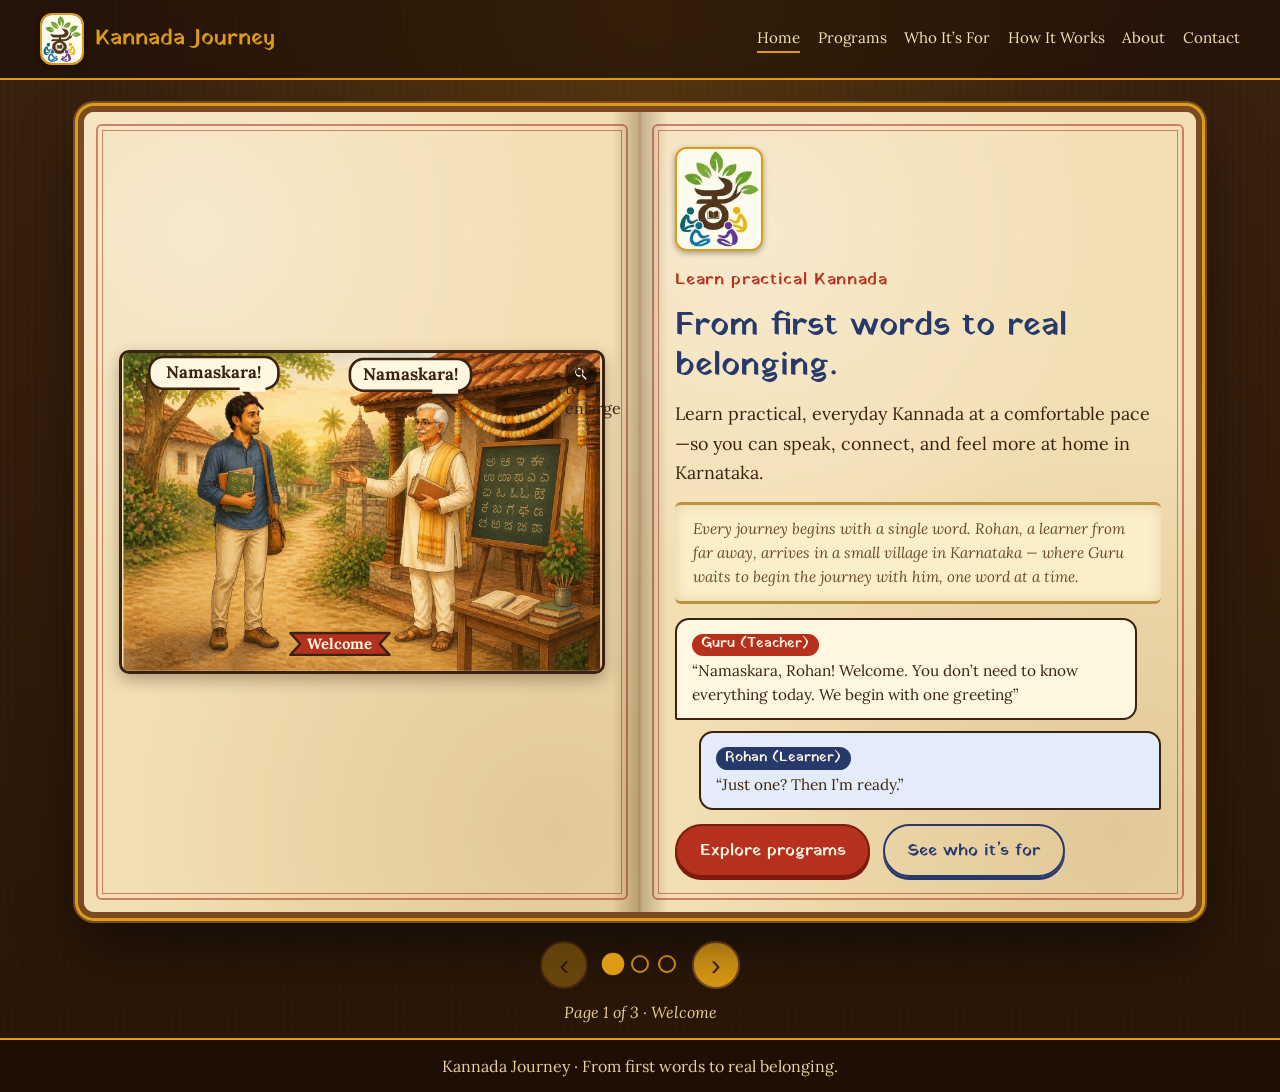
<file: index.html>
<!DOCTYPE html>
<html lang="en">
<head>
  <meta charset="utf-8">
  <meta name="viewport" content="width=device-width, initial-scale=1">
  <title>Home | Kannada Journey</title>
  <meta name="description" content="Kannada Journey: practical Kannada for everyday life, from first words to real belonging.">
  <link rel="icon" type="image/jpeg" href="assets/logo.jpeg">

  <!-- Fonts for the storybook look (Kannada + vintage display). Remove if your styles.css already loads fonts. -->
  <link rel="preconnect" href="https://fonts.googleapis.com">
  <link rel="preconnect" href="https://fonts.gstatic.com" crossorigin>
  <link href="https://fonts.googleapis.com/css2?family=Lora:ital,wght@0,400;0,600;1,400&family=Noto+Serif+Kannada:wght@400;600;800&family=Yatra+One&display=swap" rel="stylesheet">

  <link rel="stylesheet" href="assets/styles.css">
  <!-- Storybook look for this page: keep storybook.css in the same folder as this file. -->
</head>
<body class="sb-body">

  <!-- Top bar. If you prefer your existing site header, replace this block with it. -->
  <header class="sb-topbar">
    <a class="sb-brand" href="index.html"><img class="sb-logo" src="assets/logo.jpeg" alt="" width="44" height="52"><span>Kannada Journey</span></a>
    <nav class="sb-topnav" aria-label="Main">
      <a href="index.html" aria-current="page">Home</a>
	  
  <!-- <span class="nav-disabled" aria-disabled="true">
    Programs
  </span> -->

      <a href="programs.html">Programs</a>
      <a href="who-its-for.html">Who It’s For</a>
      <a href="how-it-works.html">How It Works</a>
      <a href="about.html">About</a>
      <a href="contact.html">Contact</a>
    </nav>
  </header>

  <main class="sb-stage">
    <div class="sb-book" id="sbBook" tabindex="-1">

      <!-- ============ WELCOME ============ -->
      <section class="sb-spread" data-title="Welcome">
        <div class="sb-page sb-page--art">
          <div class="sb-art" data-slot="home1" data-alt="Anand welcomes Rahul, who arrives with books and a bag, beside a blackboard of Kannada letters under a Welcome ribbon">
            <p class="sb-art__fallback">The picture goes here. If you only see this message, upload <strong>storybook.js</strong> next to this page.</p>
          </div>
        </div>
        <div class="sb-page sb-page--text sb-page--cover">
          <img class="sb-logo sb-logo--hero" src="assets/logo.jpeg" alt="Kannada Journey logo" width="86" height="104">
          <p class="sb-kicker">Learn practical Kannada</p>
          <h1 class="sb-title">From first words to real belonging.</h1>
          <p class="sb-lead">Learn practical, everyday Kannada at a comfortable pace—so you can speak, connect, and feel more at home in Karnataka.</p>
          <div class="sb-scroll">
            <!-- <p class="sb-scroll__label">Narrator Scroll</p> -->
            <p>Every journey begins with a single word. Rohan, a learner from far away, arrives in a small village in Karnataka — where Guru waits to begin the journey with him, one word at a time.</p>
			
          </div>
          <div class="sb-dialogue">
            <div class="sb-line sb-line--anand"><span class="sb-who">Guru (Teacher)</span><p>“Namaskara, Rohan! Welcome. You don’t need to know everything today. We begin with one greeting”</p></div>
            <div class="sb-line sb-line--rahul"><span class="sb-who">Rohan (Learner)</span><p>“Just one? Then I’m ready.”</p></div>
          </div>
          <div class="sb-actions">
            <a class="sb-btn" href="programs.html">Explore programs</a>
            <a class="sb-btn sb-btn--ghost" href="who-its-for.html">See who it’s for</a>
          </div>
        </div>
      </section>

      <!-- ============ PART OF LIFE ============ -->
      <section class="sb-spread" data-title="Part of life">
        <div class="sb-page sb-page--art">
          <div class="sb-art" data-slot="home2" data-alt="Three key differentiators in a village scene: Practical from day one, Step by step, and Stay connected and keep learning">
            <p class="sb-art__fallback">The picture goes here. If you only see this message, upload <strong>storybook.js</strong> next to this page.</p>
          </div>
        </div>
        <div class="sb-page sb-page--text">
          <h2 class="sb-heading">Kannada that becomes part of life</h2>
          <p class="sb-lead">Kannada Journey is for anyone who wants to move beyond isolated words and start using Kannada in real situations.</p>
          <div class="sb-cards">
            <div class="sb-card"><h3 class="sb-card__title">Practical from the start</h3><p>Learn useful sentences and expressions you can use in daily life.</p></div>
            <div class="sb-card"><h3 class="sb-card__title">Step by step</h3><p>Progress through clear programs without being overwhelmed by grammar.</p></div>
            <div class="sb-card"><h3 class="sb-card__title">Made for connection</h3><p>Build the confidence to speak with people, not merely study a language.</p></div>
          </div>
          <div class="sb-scroll">
            <!-- <p class="sb-scroll__label">Narrator Scroll</p> -->
            <p>Guru does not begin with rules or long lists of words. He begins where every learner stands — with the confidence to speak, a clear path to follow, and people to share the journey with.</p>
          </div>
          <div class="sb-dialogue">
            <div class="sb-line sb-line--anand"><span class="sb-who">Guru</span><p>“You'll speak from day one, learn step by step, and graduate into a community that keeps the language alive — movies, role-plays, and friends beyond the classroom.”</p></div>
            <div class="sb-line sb-line--rahul"><span class="sb-who">Rohan</span><p>“Words I can use today, a path I can trust, and friends to practice with. Let's begin.”</p></div>
          </div>
        </div>
      </section>

      <!-- ============ SEVEN STEPS ============ -->
      <section class="sb-spread" data-title="Seven steps">
        <div class="sb-page sb-page--art">
          <div class="sb-art" data-slot="home3" data-alt="Your journey in seven steps: Speak, Sentence patterns, Vocabulary, Read Kannada letters, Understand written Kannada, Advanced grammar, and a continuing student community">
            <p class="sb-art__fallback">The picture goes here. If you only see this message, upload <strong>storybook.js</strong> next to this page.</p>
          </div>
        </div>
        <div class="sb-page sb-page--text">
          <h2 class="sb-heading">Your journey in seven steps</h2>
          <ol class="sb-path" aria-label="The path"><li>Speak</li><li>Patterns</li><li>Vocabulary</li><li>Letters</li><li>Grammar</li><li>Deepen</li><li>Belong</li></ol>
          <ul class="sb-bullets"><li><strong>Speak</strong> (Program 1): start speaking basic sentences</li><li><strong>Patterns</strong> (Programs 2–3): learn how spoken kannada sentences are formed using simple patterns.</li><li><strong>Vocabulary</strong> (Program 4): learn more everyday words</li><li><strong>Letters</strong> (Program 5): learn the script</li><li><strong>Grammar</strong> (Programs 6–7): understand sentence structure</li><li><strong>Deepen</strong> (Program 8): master advanced grammar</li><li><strong>Belong</strong> (Program 9): practice with the community</li></ul>
		  <div class="sb-scroll">
            <!-- <p class="sb-scroll__label">Narrator Scroll</p> -->
            <p>Guru shows Rohan the path ahead — seven steps, each one building on the last.</p>
          </div>
          <div class="sb-dialogue">
            <div class="sb-line sb-line--anand"><span class="sb-who">Guru</span><p>“You don't need to see the whole journey today, Rohan. Just the next step.”</p></div>
            <div class="sb-line sb-line--rahul"><span class="sb-who">Rohan</span><p>“Seven steps — and every one of them points forward.”</p></div>
          </div>
		  <div class="sb-actions">
			<a class="sb-btn" href="contact.html">Ask about joining</a>
			<a class="sb-btn sb-btn--ghost" href="programs.html">Explore programs</a>
            <a class="sb-btn sb-btn--ghost" href="who-its-for.html">See who it’s for</a>
			
          </div>
          <button class="sb-link" type="button" data-sb-first>Read the story again</button>
        </div>
      </section>

    </div>

    <!-- Controls -->
    <nav class="sb-controls" aria-label="Storybook pages">
      <button class="sb-turn" type="button" data-sb-prev aria-label="Previous page">‹</button>
      <ol class="sb-dots" id="sbDots"></ol>
      <button class="sb-turn" type="button" data-sb-next aria-label="Next page">›</button>
    </nav>
    <p class="sb-counter" id="sbCounter" aria-live="polite"></p>
  </main>

  <footer class="sb-footer">Kannada Journey · From first words to real belonging.</footer>

  <script src="assets/storybook.js"></script>
</body>
</html>
</file>
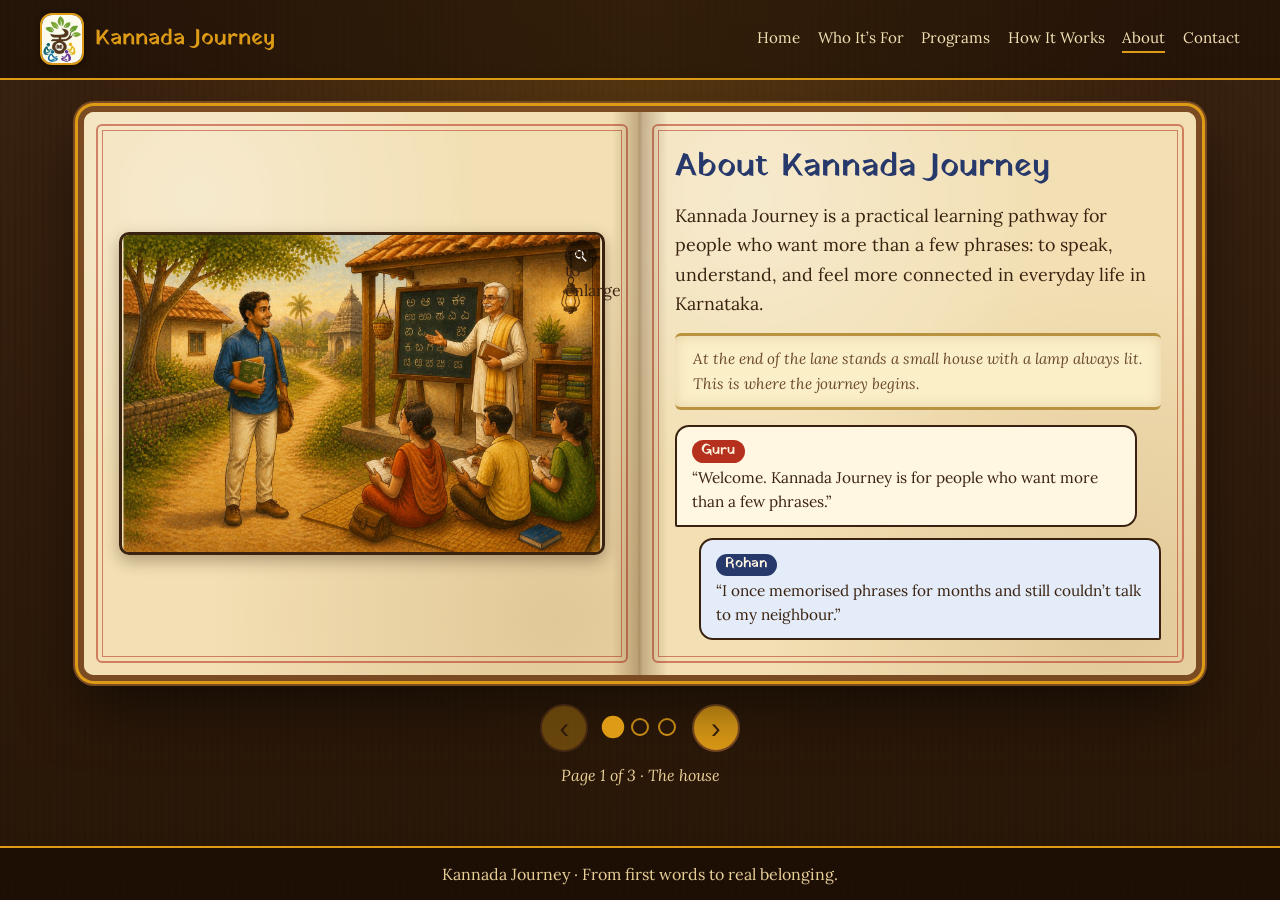
<file: about.html>
<!DOCTYPE html>
<html lang="en">
<head>
  <meta charset="utf-8">
  <meta name="viewport" content="width=device-width, initial-scale=1">
  <title>About | Kannada Journey</title>
  <meta name="description" content="Learn about the purpose and approach behind Kannada Journey.">
  <link rel="icon" type="image/jpeg" href="assets/logo.jpeg">

  <!-- Fonts for the storybook look (Kannada + vintage display). Remove if your styles.css already loads fonts. -->
  <link rel="preconnect" href="https://fonts.googleapis.com">
  <link rel="preconnect" href="https://fonts.gstatic.com" crossorigin>
  <link href="https://fonts.googleapis.com/css2?family=Lora:ital,wght@0,400;0,600;1,400&family=Noto+Serif+Kannada:wght@400;600;800&family=Yatra+One&display=swap" rel="stylesheet">

  <link rel="stylesheet" href="assets/styles.css">
  <!-- Storybook look for this page: keep storybook.css in the same folder as this file. -->
</head>
<body class="sb-body">

  <!-- Top bar. If you prefer your existing site header, replace this block with it. -->
  <header class="sb-topbar">
    <a class="sb-brand" href="index.html"><img class="sb-logo" src="assets/logo.jpeg" alt="" width="44" height="52"><span>Kannada Journey</span></a>
    <nav class="sb-topnav" aria-label="Main">
      <a href="index.html">Home</a>
	      
      <a href="who-its-for.html">Who It’s For</a>
	  <a href="programs.html">Programs</a>
      <a href="how-it-works.html">How It Works</a>
	  <a href="about.html" aria-current="page">About</a>
      <a href="contact.html">Contact</a>
    </nav>
  </header>

  <main class="sb-stage">
    <div class="sb-book" id="sbBook" tabindex="-1">

      <!-- ============ THE HOUSE ============ -->
      <section class="sb-spread" data-title="The house">
        <div class="sb-page sb-page--art">
          <div class="sb-art" data-slot="about0" data-alt="Anand teaches the Kannada letters on a blackboard to three seated learners while Rahul, holding books, looks on outside a village house">
            <p class="sb-art__fallback">The picture goes here. If you only see this message, upload <strong>storybook.js</strong> next to this page.</p>
          </div>
        </div>
        <div class="sb-page sb-page--text sb-page--cover">
          <h1 class="sb-title">About Kannada Journey</h1>
          <p class="sb-lead">Kannada Journey is a practical learning pathway for people who want more than a few phrases: to speak, understand, and feel more connected in everyday life in Karnataka.</p>
          <div class="sb-scroll">
            <!-- <p class="sb-scroll__label">Narrator Scroll</p> -->
            <p>At the end of the lane stands a small house with a lamp always lit. This is where the journey begins.</p>
          </div>
          <div class="sb-dialogue">
            <div class="sb-line sb-line--anand"><span class="sb-who">Guru</span><p>“Welcome. Kannada Journey is for people who want more than a few phrases.”</p></div>
            <div class="sb-line sb-line--rahul"><span class="sb-who">Rohan</span><p>“I once memorised phrases for months and still couldn’t talk to my neighbour.”</p></div>
          </div>
        </div>
      </section>

      <!-- ============ HOW WE MEASURE ============ -->
      <section class="sb-spread" data-title="How we measure">
        <div class="sb-page sb-page--art">
          <div class="sb-art" data-slot="aboutMeasure" data-alt="Four scenes around a glowing brain: sentence formation, vocabulary, practice and real-life use, with Anand and Rahul learning together">
            <p class="sb-art__fallback">The picture goes here. If you only see this message, upload <strong>storybook.js</strong> next to this page.</p>
          </div>
        </div>
        <div class="sb-page sb-page--text">
          <h2 class="sb-heading">How we measure learning</h2>
          <p class="sb-lead">We do not measure learning by the number of phrases memorised. We measure it by whether you can create your own sentences, understand responses, and participate in everyday conversations.</p>
          <p class="sb-lead">A typical short course gives you exposure to Kannada. Kannada Journey is designed to give you usable spoken independence. That takes more than a list of phrases: building sentences step by step, a clear understanding of how Kannada works, speaking practice, correction, revision, and real-life use. That is the depth and support the outcome needs.</p>
          <div class="sb-dialogue">
            <div class="sb-line sb-line--anand"><span class="sb-who">Guru</span><p>“If you have tried learning before and stopped, this programme is designed around structure, practice, and accountability.”</p></div>
            <div class="sb-line sb-line--rahul"><span class="sb-who">Rohan</span><p>“Structure, practice, and someone who corrects me. That’s what I was missing.”</p></div>
          </div>
        </div>
      </section>

      <!-- ============ JOIN ============ -->
      <section class="sb-spread" data-title="Join" id="join">
        <div class="sb-page sb-page--art">
          <div class="sb-art" data-slot="aboutWelcome" data-alt="Anand points Rahul down a village path toward a school where other learners are walking, under a Welcome ribbon">
            <p class="sb-art__fallback">The picture goes here. If you only see this message, upload <strong>storybook.js</strong> next to this page.</p>
          </div>
        </div>
        <div class="sb-page sb-page--text sb-page--cover">
          <h2 class="sb-heading">Walk with us.</h2>
          <p class="sb-lead">From first words to real belonging.</p>
          <div class="sb-actions">
            <a class="sb-btn" href="contact.html">Get in touch</a>
            <!-- <a class="sb-btn sb-btn--ghost" href="programs.html">Explore programs</a> -->
          </div>
          <button class="sb-link" type="button" data-sb-first>Read the story again</button>
        </div>
      </section>

    </div>

    <!-- Controls -->
    <nav class="sb-controls" aria-label="Storybook pages">
      <button class="sb-turn" type="button" data-sb-prev aria-label="Previous page">‹</button>
      <ol class="sb-dots" id="sbDots"></ol>
      <button class="sb-turn" type="button" data-sb-next aria-label="Next page">›</button>
    </nav>
    <p class="sb-counter" id="sbCounter" aria-live="polite"></p>
  </main>

  <footer class="sb-footer">Kannada Journey · From first words to real belonging.</footer>

  <script src="assets/storybook.js"></script>
</body>
</html>
</file>
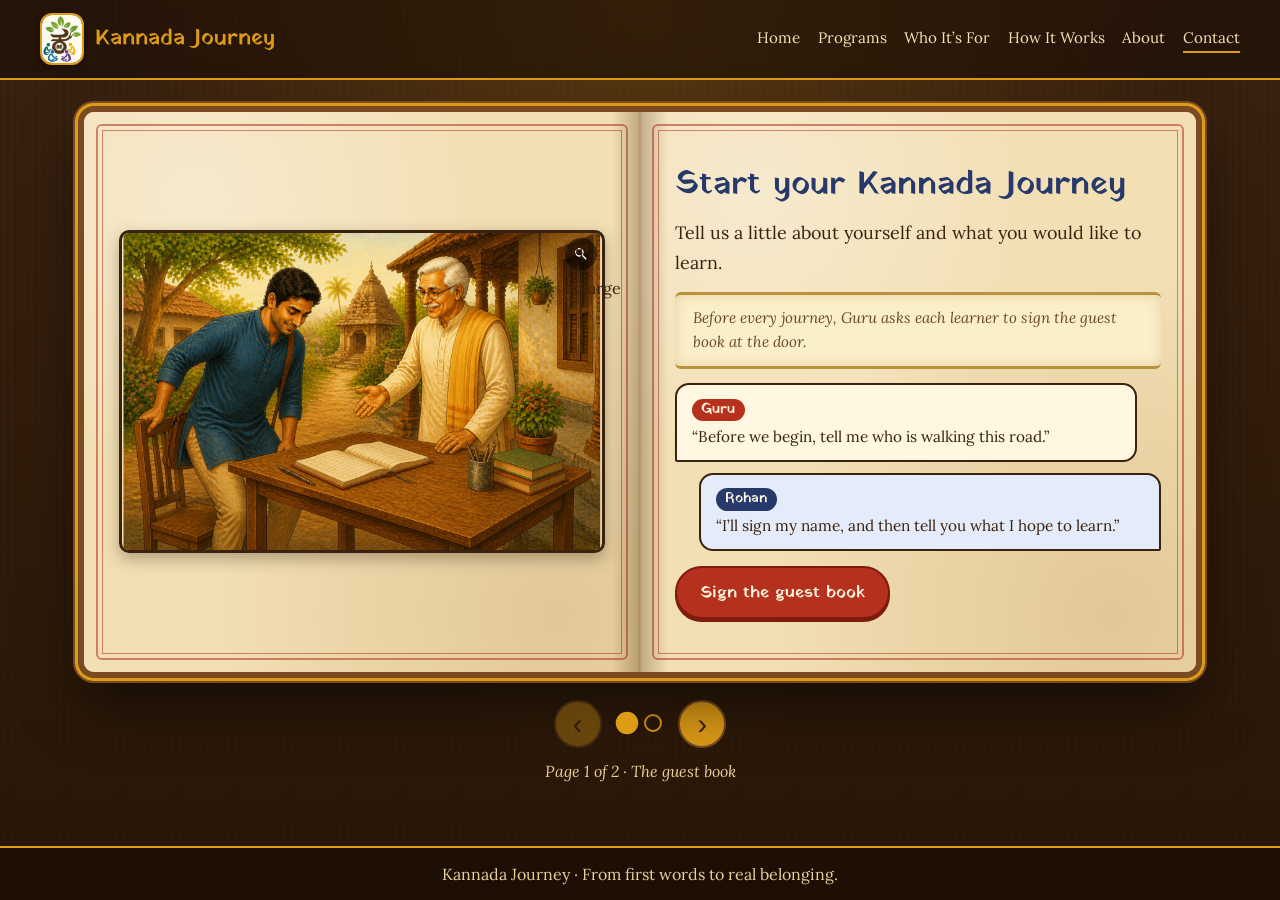
<file: contact.html>
<!DOCTYPE html>
<html lang="en">
<head>
  <meta charset="utf-8">
  <meta name="viewport" content="width=device-width, initial-scale=1">
  <title>Contact | Kannada Journey</title>
  <meta name="description" content="Enquire about joining Kannada Journey.">
  <link rel="icon" type="image/jpeg" href="assets/logo.jpeg">

  <!-- Fonts for the storybook look (Kannada + vintage display). Remove if your styles.css already loads fonts. -->
  <link rel="preconnect" href="https://fonts.googleapis.com">
  <link rel="preconnect" href="https://fonts.gstatic.com" crossorigin>
  <link href="https://fonts.googleapis.com/css2?family=Lora:ital,wght@0,400;0,600;1,400&family=Noto+Serif+Kannada:wght@400;600;800&family=Yatra+One&display=swap" rel="stylesheet">

  <link rel="stylesheet" href="assets/styles.css">
  <!-- Storybook look for this page: keep storybook.css in the same folder as this file. -->
</head>
<body class="sb-body">

  <!-- Top bar. If you prefer your existing site header, replace this block with it. -->
  <header class="sb-topbar">
    <a class="sb-brand" href="index.html"><img class="sb-logo" src="assets/logo.jpeg" alt="" width="44" height="52"><span>Kannada Journey</span></a>
    <nav class="sb-topnav" aria-label="Main">
      <a href="index.html">Home</a>
	  
      <a href="programs.html">Programs</a>
      <a href="who-its-for.html">Who It’s For</a>
      <a href="how-it-works.html">How It Works</a>
      <a href="about.html">About</a>
      <a href="contact.html" aria-current="page">Contact</a>
    </nav>
  </header>

  <main class="sb-stage">
    <div class="sb-book" id="sbBook" tabindex="-1">

      <!-- ============ THE GUEST BOOK ============ -->
      <section class="sb-spread" data-title="The guest book">
        <div class="sb-page sb-page--art">
          <div class="sb-art" data-slot="contact0" data-alt="Anand gestures toward the guest book on a table, inviting Rahul to sit and fill it in, and asks his name">
            <p class="sb-art__fallback">The picture goes here. If you only see this message, upload <strong>storybook.js</strong> next to this page.</p>
          </div>
        </div>
        <div class="sb-page sb-page--text sb-page--cover">
          <h1 class="sb-title">Start your Kannada Journey</h1>
          <p class="sb-lead">Tell us a little about yourself and what you would like to learn.</p>
          <div class="sb-scroll">
            <!-- <p class="sb-scroll__label">Narrator Scroll</p> -->
            <p>Before every journey, Guru asks each learner to sign the guest book at the door.</p>
          </div>
          <div class="sb-dialogue">
            <div class="sb-line sb-line--anand"><span class="sb-who">Guru</span><p>“Before we begin, tell me who is walking this road.”</p></div>
            <div class="sb-line sb-line--rahul"><span class="sb-who">Rohan</span><p>“I’ll sign my name, and then tell you what I hope to learn.”</p></div>
          </div>
          <button class="sb-btn sb-btn--start" type="button" data-sb-next>Sign the guest book</button>
        </div>
      </section>

      <!-- ============ ENQUIRY FORM ============ -->
      <section class="sb-spread" data-title="Enquiry form">
        <div class="sb-page sb-page--art">
          <div class="sb-art" data-slot="contact1" data-alt="Rahul sits at the table and fills in the guest book while Anand looks on with a smile, under a Welcome ribbon">
            <p class="sb-art__fallback">The picture goes here. If you only see this message, upload <strong>storybook.js</strong> next to this page.</p>
          </div>
        </div>
        <div class="sb-page sb-page--text">
          <h2 class="sb-heading">Sign the guest book</h2>
			<p class="sb-lead">A free introductory demo is coming in early 2027. Details will be shared with those who sign the guest book.</p>

          <form class="sb-form" id="sbEnquiry" action="#" method="post" novalidate>
            <div class="sb-form__row"><div class="sb-field"><label for="sb-name">Full name</label><input id="sb-name" name="name" type="text" required maxlength="100" autocomplete="name"></div><div class="sb-field"><label for="sb-email">Email address</label><input id="sb-email" name="email" type="email" required maxlength="150" autocomplete="email"></div></div>
            <div class="sb-form__row"><div class="sb-field"><label for="sb-phone">Phone (optional)</label><input id="sb-phone" name="phone" type="tel" maxlength="30" autocomplete="tel"></div><div class="sb-field"><label for="sb-role">I am a</label><select id="sb-role" name="role" required><option value="" disabled selected>Select one</option><option>Medical/Nursing student</option><option>Yoga practitioner</option><option>IT professional</option><option>New learner</option><option>Other</option></select></div></div>
            <div class="sb-form__row"><div class="sb-field"><label for="sb-level">Current Kannada level</label><select id="sb-level" name="level" required><option value="" disabled selected>Select one</option><option>Complete beginner</option><option>Some knowledge</option><option>Understand but cannot speak</option><option>Other</option></select></div></div>
            <div class="sb-field"><label for="sb-goal">What would you like to achieve?</label><textarea id="sb-goal" name="goal" rows="3" required maxlength="1000"></textarea></div>
            <div class="sb-field"><label for="sb-message">Additional message</label><textarea id="sb-message" name="message" rows="3" maxlength="2000"></textarea></div>
            <div class="sb-hp" aria-hidden="true"><label for="sb-website">Website</label><input id="sb-website" name="website" type="text" tabindex="-1" autocomplete="off"></div>
            <p class="sb-consent">By submitting, you agree to be contacted about your enquiry. Do not send sensitive medical or personal information.</p>
            <button class="sb-btn" type="submit">Send enquiry</button>
            <p class="sb-status" id="sbEnquiryStatus" role="status" aria-live="polite"></p>
          </form>
        </div>
      </section>

    </div>

    <!-- Controls -->
    <nav class="sb-controls" aria-label="Storybook pages">
      <button class="sb-turn" type="button" data-sb-prev aria-label="Previous page">‹</button>
      <ol class="sb-dots" id="sbDots"></ol>
      <button class="sb-turn" type="button" data-sb-next aria-label="Next page">›</button>
    </nav>
    <p class="sb-counter" id="sbCounter" aria-live="polite"></p>
  </main>

  <footer class="sb-footer">Kannada Journey · From first words to real belonging.</footer>

  <script src="assets/storybook.js"></script>
</body>
</html>
</file>
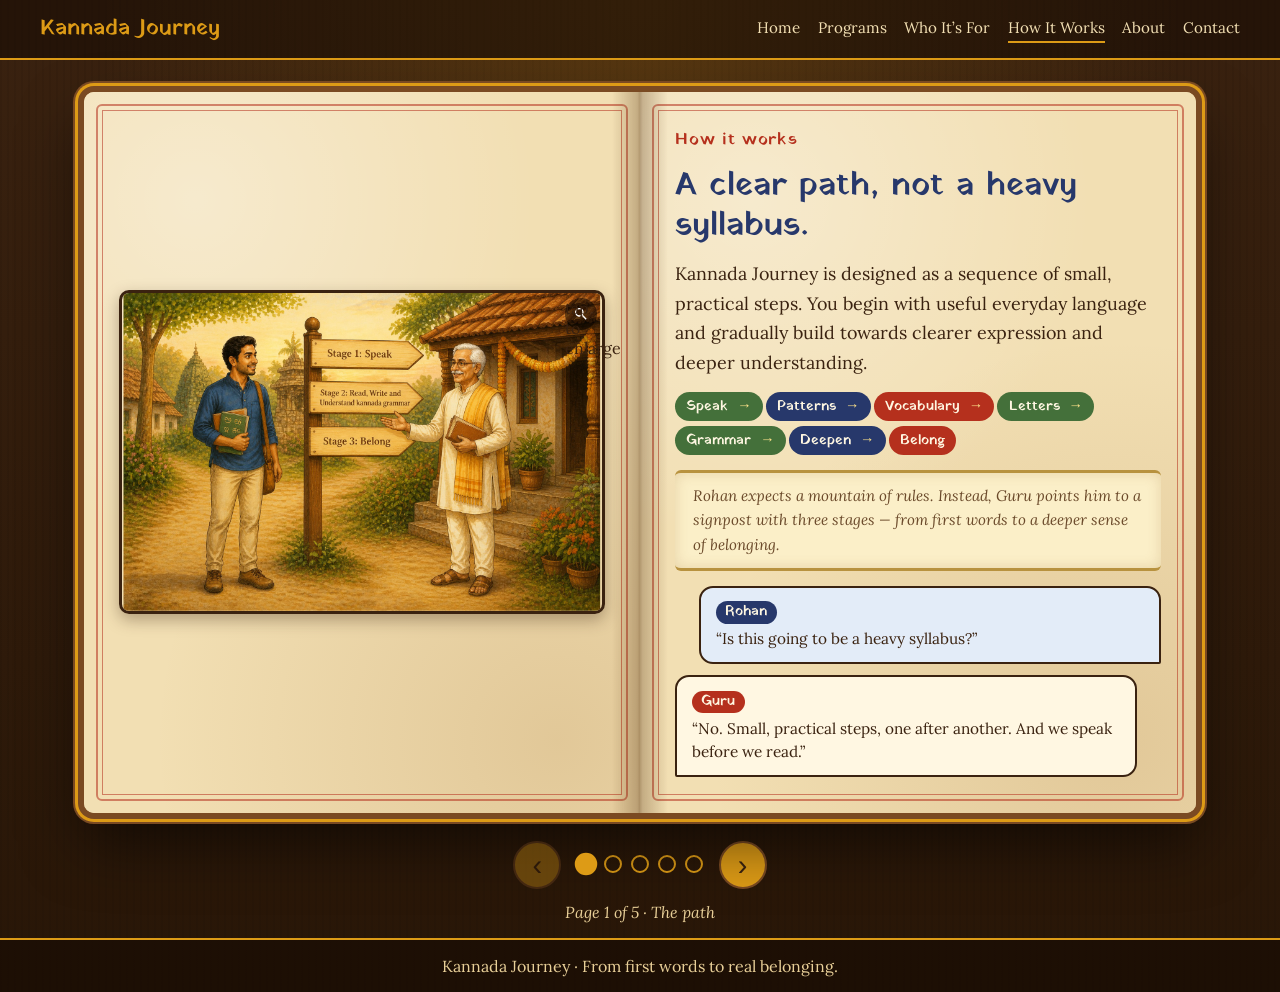
<file: how-it-works.html>
<!DOCTYPE html>
<html lang="en">
<head>
  <meta charset="utf-8">
  <meta name="viewport" content="width=device-width, initial-scale=1">
  <title>How It Works | Kannada Journey</title>
  <meta name="description" content="How Kannada Journey works: speak first, read and write next, then belong to an alumni community.">

  <!-- Fonts for the storybook look (Kannada + vintage display). Remove if your styles.css already loads fonts. -->
  <link rel="preconnect" href="https://fonts.googleapis.com">
  <link rel="preconnect" href="https://fonts.gstatic.com" crossorigin>
  <link href="https://fonts.googleapis.com/css2?family=Lora:ital,wght@0,400;0,600;1,400&family=Noto+Serif+Kannada:wght@400;600;800&family=Yatra+One&display=swap" rel="stylesheet">

  <link rel="stylesheet" href="assets/styles.css">
  <!-- Storybook look for this page: keep storybook.css in the same folder as this file. -->
</head>
<body class="sb-body">

  <!-- Top bar. If you prefer your existing site header, replace this block with it. -->
  <header class="sb-topbar">
    <a class="sb-brand" href="index.html">Kannada Journey</a>
    <nav class="sb-topnav" aria-label="Main">
      <a href="index.html">Home</a>
      <a href="programs.html">Programs</a>
      <a href="who-its-for.html">Who It’s For</a>
      <a href="how-it-works.html" aria-current="page">How It Works</a>
      <a href="about.html">About</a>
      <a href="contact.html">Contact</a>
    </nav>
  </header>

  <main class="sb-stage">
    <div class="sb-book" id="sbBook" tabindex="-1">

      <!-- ============ THE PATH ============ -->
      <section class="sb-spread" data-title="The path">
        <div class="sb-page sb-page--art">
          <div class="sb-art" data-slot="howMain" data-alt="A signpost with three stage boards: Speak, Read and Write, Belong, with Rahul and Anand beside it">
            <p class="sb-art__fallback">The picture goes here. If you only see this message, upload <strong>storybook.js</strong> next to this page.</p>
          </div>
        </div>
        <div class="sb-page sb-page--text sb-page--cover">
          <p class="sb-kicker">How it works</p>
          <h1 class="sb-title">A clear path, not a heavy syllabus.</h1>
          <p class="sb-lead">Kannada Journey is designed as a sequence of small, practical steps. You begin with useful everyday language and gradually build towards clearer expression and deeper understanding.</p>
          <ol class="sb-path" aria-label="The path"><li>Speak</li><li>Patterns</li><li>Vocabulary</li><li>Letters</li><li>Grammar</li><li>Deepen</li><li>Belong</li></ol>
          <div class="sb-scroll">
            <!-- <p class="sb-scroll__label">Narrator Scroll</p> -->
            <p>Rohan expects a mountain of rules. Instead, Guru points him to a signpost with three stages — from first words to a deeper sense of belonging.</p>
          </div>
          <div class="sb-dialogue">
            <div class="sb-line sb-line--rahul"><span class="sb-who">Rohan</span><p>“Is this going to be a heavy syllabus?”</p></div>
            <div class="sb-line sb-line--anand"><span class="sb-who">Guru</span><p>“No. Small, practical steps, one after another. And we speak before we read.”</p></div>
          </div>
        </div>
      </section>

      <!-- ============ STAGE 1 ============ -->
      <section class="sb-spread" data-title="Stage 1" id="stage-1">
        <div class="sb-page sb-page--art">
          <div class="sb-art" data-slot="howStage1" data-alt="Stage one: a signpost with four arrows for Programs 1 to 4, with Rahul and Anand beside it">
            <p class="sb-art__fallback">The picture goes here. If you only see this message, upload <strong>storybook.js</strong> next to this page.</p>
          </div>
        </div>
        <div class="sb-page sb-page--text">
          <p class="sb-kicker">How the journey unfolds</p>
          <p class="sb-lead">The pathway is organised into nine programs, grouped into three stages. Each stage builds on the previous one.</p>
          <p class="sb-chapter">Stage 1 of 3</p>
          <h2 class="sb-heading"><span class="sb-heading__main">Speak</span> <span class="sb-heading__sub">Spoken Kannada Foundations · Programs 1–4</span></h2>
          <p class="sb-lead"><strong>From your first sentences to independent everyday Kannada.</strong><br>You speak from the first weeks, without learning the script first. You build sentences, add time, and then add words. You can stop here if spoken Kannada is all you need.</p>
          <h3 class="sb-subhead">You will be able to</h3>
          <ul class="sb-bullets"><li>Say what you do, ask questions, say what you will not do, and politely ask others to do things.</li><li>Talk about yourself and others in everyday situations.</li><li>Talk about yesterday, today, and tomorrow — and about what is finished or happening now.</li><li>Use a wide everyday vocabulary and hold real conversations.</li></ul>
          <div class="sb-dialogue">
            <div class="sb-line sb-line--rahul"><span class="sb-who">Rohan</span><p>“No letters yet?”</p></div>
            <div class="sb-line sb-line--anand"><span class="sb-who">Guru</span><p>“Not yet. First we use your voice. The letters will make sense when you already know the words.”</p></div>
          </div>
        </div>
      </section>

      <!-- ============ STAGE 2 ============ -->
      <section class="sb-spread" data-title="Stage 2" id="stage-2">
        <div class="sb-page sb-page--art">
          <div class="sb-art" data-slot="howStage2" data-alt="Stage two: a signpost with four arrows for Programs 5 to 8, with Rahul and Anand beside it">
            <p class="sb-art__fallback">The picture goes here. If you only see this message, upload <strong>storybook.js</strong> next to this page.</p>
          </div>
        </div>
        <div class="sb-page sb-page--text">
          <p class="sb-chapter">Stage 2 of 3</p>
          <h2 class="sb-heading"><span class="sb-heading__main">Read, Write & Understand Grammar</span> <span class="sb-heading__sub">Written Kannada · Programs 5–8</span></h2>
          <p class="sb-lead"><strong>Strengthen your conversation, and enrich it through continuous practice.</strong><br>With written Kannada, you can read books, watch films, act out scripts and role-plays, and keep practising. The rules and vocabulary become part of you — and the more you read and watch, the more your vocabulary grows.</p>
          <h3 class="sb-subhead">You will be able to</h3>
          <ul class="sb-bullets"><li>Read and write the Kannada script.</li><li>Read messages, signs, articles and simple books.</li><li>Write simple messages and paragraphs, and express any time in writing.</li><li>Handle longer, richer sentences, in everyday speech and in formal writing.</li></ul>
          <div class="sb-dialogue">
            <div class="sb-line sb-line--rahul"><span class="sb-who">Rohan</span><p>“Now that I can speak, what does reading give me?”</p></div>
            <div class="sb-line sb-line--anand"><span class="sb-who">Guru</span><p>“Books, films and messages become your teachers. Every new page brings new words.”</p></div>
          </div>
        </div>
      </section>

      <!-- ============ STAGE 3 ============ -->
      <section class="sb-spread" data-title="Stage 3" id="stage-3">
        <div class="sb-page sb-page--art">
          <div class="sb-art" data-slot="howStage3" data-alt="Stage three: an alumni movie night in a courtyard, with Anand and Rahul among the learners">
            <p class="sb-art__fallback">The picture goes here. If you only see this message, upload <strong>storybook.js</strong> next to this page.</p>
          </div>
        </div>
        <div class="sb-page sb-page--text">
          <p class="sb-chapter">Stage 3 of 3</p>
          <h2 class="sb-heading"><span class="sb-heading__main">Belong</span> <span class="sb-heading__sub">Join the Alumni · Program 9</span></h2>
          <p class="sb-lead"><strong>Keep growing, and keep company.</strong><br>You grow your vocabulary through immersion and expression, and join an alumni community that stays with you — learning, practising, and enjoying Kannada together with other batches.</p>
          <h3 class="sb-subhead">You will be able to</h3>
          <ul class="sb-bullets"><li>Learn new words from newspapers, films, news and stories.</li><li>Take part in role plays, acting and discussions.</li><li>Practise with newer learners and stay connected to the teacher and the community.</li></ul>
          <div class="sb-dialogue">
            <div class="sb-line sb-line--rahul"><span class="sb-who">Rohan</span><p>“Is this the end of the journey?”</p></div>
            <div class="sb-line sb-line--anand"><span class="sb-who">Guru</span><p>“It is the beginning of belonging. You don't finish Kannada Journey and lose touch — you join a living practice community.”</p></div>
          </div>
        </div>
      </section>

      <!-- ============ JOIN ============ -->
      <section class="sb-spread" data-title="Join" id="join">
        <div class="sb-page sb-page--art">
          <div class="sb-art" data-slot="howWelcome" data-alt="The village gate with a welcoming lamp, and Anand and Rahul waving">
            <p class="sb-art__fallback">The picture goes here. If you only see this message, upload <strong>storybook.js</strong> next to this page.</p>
          </div>
        </div>
        <div class="sb-page sb-page--text sb-page--cover">
          <h2 class="sb-heading">Ready to walk the path?</h2>
          <p class="sb-lead">From first words to real belonging.</p>
          <div class="sb-actions">
            <a class="sb-btn" href="programs.html">View all programs</a>
            <a class="sb-btn sb-btn--ghost" href="contact.html">Ask about joining</a>
          </div>
          <button class="sb-link" type="button" data-sb-first>Read the story again</button>
        </div>
      </section>

    </div>

    <!-- Controls -->
    <nav class="sb-controls" aria-label="Storybook pages">
      <button class="sb-turn" type="button" data-sb-prev aria-label="Previous page">‹</button>
      <ol class="sb-dots" id="sbDots"></ol>
      <button class="sb-turn" type="button" data-sb-next aria-label="Next page">›</button>
    </nav>
    <p class="sb-counter" id="sbCounter" aria-live="polite"></p>
  </main>

  <footer class="sb-footer">Kannada Journey · From first words to real belonging.</footer>

  <script src="assets/storybook.js"></script>
</body>
</html>
</file>
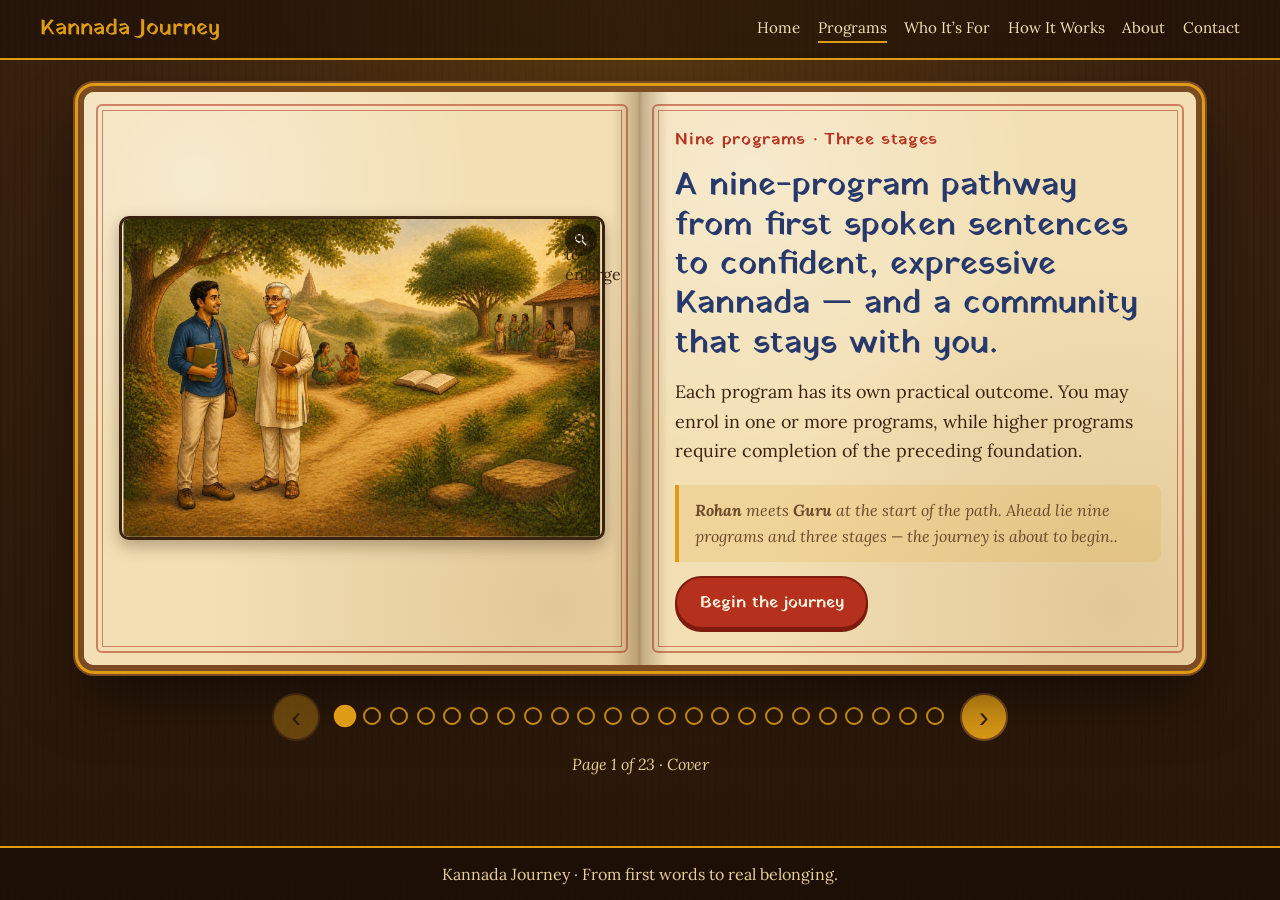
<file: programs.html>
<!DOCTYPE html>
<html lang="en">
<head>
  <meta charset="utf-8">
  <meta name="viewport" content="width=device-width, initial-scale=1">
  <title>Programs | Kannada Journey</title>
  <meta name="description" content="Nine programs in three stages: speak, read and write, and belong. From first spoken sentences to confident, expressive Kannada.">

  <!-- Fonts for the storybook look (Kannada + vintage display). Remove if your styles.css already loads fonts. -->
  <link rel="preconnect" href="https://fonts.googleapis.com">
  <link rel="preconnect" href="https://fonts.gstatic.com" crossorigin>
  <link href="https://fonts.googleapis.com/css2?family=Lora:ital,wght@0,400;0,600;1,400&family=Noto+Serif+Kannada:wght@400;600;800&family=Yatra+One&display=swap" rel="stylesheet">

  <link rel="stylesheet" href="assets/styles.css">
  <!-- Storybook look for this page: keep storybook.css in the same folder as this file. -->
</head>
<body class="sb-body">

  <!-- Top bar. If you prefer your existing site header, replace this block with it. -->
  <header class="sb-topbar">
    <a class="sb-brand" href="index.html">Kannada Journey</a>
    <nav class="sb-topnav" aria-label="Main">
      <a href="index.html">Home</a>
      <a href="programs.html" aria-current="page">Programs</a>
      <a href="who-its-for.html">Who It’s For</a>
      <a href="how-it-works.html">How It Works</a>
      <a href="about.html">About</a>
      <a href="contact.html">Contact</a>
    </nav>
  </header>

  <main class="sb-stage">
    <div class="sb-book" id="sbBook" tabindex="-1">

      <!-- ============ COVER ============ -->
      <section class="sb-spread" data-title="Cover">
        <div class="sb-page sb-page--art">
          <div class="sb-art" data-slot="programsMain" data-alt="Anand the teacher and Rahul the learner set off along a path toward a rising sun">
            <p class="sb-art__fallback">The picture goes here. If you only see this message, upload <strong>storybook.js</strong> next to this page.</p>
          </div>
        </div>
        <div class="sb-page sb-page--text sb-page--cover">
          <p class="sb-kicker">Nine programs · Three stages</p>
          <h1 class="sb-title">A nine-program pathway from first spoken sentences to confident, expressive Kannada — and a community that stays with you.</h1>
          <p class="sb-lead">Each program has its own practical outcome. You may enrol in one or more programs, while higher programs require completion of the preceding foundation.</p>
		  <p class="sb-story"><strong>Rohan</strong> meets <strong>Guru</strong> at the start of the path. Ahead lie nine programs and three stages — the journey is about to begin..</p>		  
          <button class="sb-btn sb-btn--start" type="button" data-sb-next>Begin the journey</button>
        </div>
      </section>

      <!-- ============ PROGRAM OVERVIEW ============ -->
      <section class="sb-spread" data-title="Program overview">
        <div class="sb-page sb-page--art">
          <div class="sb-art" data-slot="programsOverview" data-alt="A winding road with six numbered milestones; Anand and Rahul stand at the start">
            <p class="sb-art__fallback">The picture goes here. If you only see this message, upload <strong>storybook.js</strong> next to this page.</p>
          </div>
        </div>
        <div class="sb-page sb-page--text">
          <h2 class="sb-heading">Program overview</h2>
          <p class="sb-lead">Stage 1 teaches you to speak. Stage 2 teaches you to read, write, and understand grammar. Stage 3 keeps you growing — and keeps you company. Choose any program below to jump straight to it.</p>
          <ol class="sb-route"><li><span>Stage 1 · Speak (Programs 1–4)</span> Spoken Kannada Foundations — from your first sentences to independent everyday Kannada, with no script to learn first. You can stop here if spoken Kannada is all you need.</li><li><span>Stage 2 · Understand Grammar (Programs 5–8)</span> Learn the script and written Kannada, so you can read books, follow films and keep practising on your own.</li><li><span>Stage 3 · Belong (Program 9)</span> Grow your words through immersion and performance, and join an alumni community that stays with you.</li></ol>
          <h3 class="sb-subhead">Stage 1 · Speak</h3>
          <div class="sb-tabs"><button class="sb-tab" type="button" data-sb-goto="3">1 · First Steps</button><button class="sb-tab" type="button" data-sb-goto="5">2 · In Context</button><button class="sb-tab" type="button" data-sb-goto="7">3 · In Flow</button><button class="sb-tab" type="button" data-sb-goto="9">4 · Word by Word</button></div>
          <h3 class="sb-subhead">Stage 2 · Read, Write &amp; Understand Grammar</h3>
          <div class="sb-tabs"><button class="sb-tab" type="button" data-sb-goto="12">5 · Meet the Letters</button><button class="sb-tab" type="button" data-sb-goto="14">6 · With Clarity</button><button class="sb-tab" type="button" data-sb-goto="16">7 · On the Page</button><button class="sb-tab" type="button" data-sb-goto="18">8 · Rich Conversations</button></div>
          <h3 class="sb-subhead">Stage 3 · Belong</h3>
          <div class="sb-tabs"><button class="sb-tab" type="button" data-sb-goto="21">9 · Unstoppable</button></div>
        </div>
      </section>

      <!-- ============ STAGE 1 ============ -->
      <section class="sb-spread" data-title="Stage 1" id="stage-1">
        <div class="sb-page sb-page--art">
          <div class="sb-art" data-slot="programsStage1" data-alt="A signpost with four arrows for Programs 1 to 4">
            <p class="sb-art__fallback">The picture goes here. If you only see this message, upload <strong>storybook.js</strong> next to this page.</p>
          </div>
        </div>
        <div class="sb-page sb-page--text">
          <p class="sb-chapter">Stage 1 of 3</p>
          <h2 class="sb-heading"><span class="sb-heading__main">Speak</span> <span class="sb-heading__sub">Spoken Kannada Foundations · Programs 1–4</span></h2>
          <p class="sb-lead">Kannada Journey begins with speaking. Across four connected programs, you move from your first simple sentences to independent everyday expression — for every person, in every kind of sentence, and about any time. You speak first, with no script to learn. You can stop here if spoken Kannada is all you need.</p>
          <p class="sb-story"><strong>A first milestone:</strong> after Programs 1 and 2, you can introduce yourself, ask simple questions, describe basic actions, and manage simple everyday exchanges.</p>
          <ul class="sb-bullets"><li><strong>Program 1:</strong> Speak about yourself: what you do and what is yours.</li><li><strong>Program 2:</strong> Ask questions, say “not”, request, and talk about anyone.</li><li><strong>Program 3:</strong> Talk about yesterday, today and tomorrow.</li><li><strong>Program 4:</strong> Build your everyday vocabulary, so you can say what you mean.</li></ul>
          <div class="sb-dialogue">
            <div class="sb-line sb-line--rahul"><span class="sb-who">Rohan</span><p>“No letters yet?”</p></div>
            <div class="sb-line sb-line--anand"><span class="sb-who">Guru</span><p>“Not yet. First we use your voice. The letters will make sense when you already know the words.”</p></div>
          </div>
        </div>
      </section>

      <!-- ============ PROGRAM 1 ============ -->
      <section class="sb-spread" data-title="Program 1" id="program-1">
        <div class="sb-page sb-page--art">
          <div class="sb-art" data-slot="programsProgram1" data-alt="On a sunlit veranda Anand and Rahul practise sentences about 'I, my, mine' on a slate; five scroll tags show example sentences">
            <p class="sb-art__fallback">The picture goes here. If you only see this message, upload <strong>storybook.js</strong> next to this page.</p>
          </div>
        </div>
        <div class="sb-page sb-page--text">
          <p class="sb-chapter">Program 1</p>
          <h2 class="sb-heading"><span class="sb-heading__main">Kannada First Steps</span> <span class="sb-heading__sub">Your First Real Sentences</span></h2>
          <p class="sb-tagline">“From zero to speaking in one month.”</p>
          <p class="sb-lead">Start speaking about yourself, using everyday action words and the little words that connect them — to, from, with, by — with no letters to learn first.</p>
          <div class="sb-scroll">
            <!-- <p class="sb-scroll__label">Narrator Scroll</p> -->
            <p>The journey begins with sound, not letters. Rohan learns to speak about himself: what he does, where he goes, who he is with, and what is his.</p>
          </div>
          <div class="sb-dialogue">
            <div class="sb-line sb-line--anand"><span class="sb-who">Guru</span><p>“No letters today, Rohan. First we use your voice. Let's build sentences about you — what you do, where you go, who you go with, and what is yours.”</p></div>
            <div class="sb-line sb-line--rahul"><span class="sb-who">Rohan</span><p>“I go to office. I come from home. That book is mine. I’m already speaking!”</p></div>
          </div>
          <button class="sb-btn sb-btn--ghost sb-btn--small" type="button" data-sb-next>What you’ll learn</button>
        </div>
      </section>

      <!-- ============ PROGRAM 1: DETAILS ============ -->
      <section class="sb-spread" data-title="Program 1: details" id="program-1-details">
        <div class="sb-page sb-page--art">
          <div class="sb-art" data-slot="programsProgram1Detail" data-alt="On a sunlit veranda Anand and Rahul practise sentences about 'I, my, mine' on a slate; five scroll tags show example sentences">
            <p class="sb-art__fallback">The picture goes here. If you only see this message, upload <strong>storybook.js</strong> next to this page.</p>
          </div>
        </div>
		
		<!-- <div class="sb-page sb-page--art">
          <div class="sb-slate">
            <p class="sb-slate__title">Sentences about me</p>
            <p class="sb-slate__sub">Say it aloud. No letters needed.</p>
            <ul class="sb-slate__list"><li><span class="sb-slate__kn">Naanu office-ge hogteeni</span><span class="sb-slate__en">I go to the office</span></li><li><span class="sb-slate__kn">Naanu maneyinda barteeni</span><span class="sb-slate__en">I come from home</span></li><li><span class="sb-slate__kn">Naanu ee pustaka avanige kodteeni</span><span class="sb-slate__en">I give this book to him</span></li><li><span class="sb-slate__kn">Naanu adanna avaninda tagolteeni</span><span class="sb-slate__en">I will take it from him</span></li><li><span class="sb-slate__kn">Naanu avana jote hogteeni</span><span class="sb-slate__en">I will go with him</span></li><li><span class="sb-slate__kn">Adu nanna pustaka</span><span class="sb-slate__en">That is my book</span></li><li><span class="sb-slate__kn">Aa pustaka nandu</span><span class="sb-slate__en">That book is mine</span></li></ul>
            <p class="sb-slate__note">Kannada is shown in English letters, so you can say it aloud.</p>
          </div>
        </div> -->
        <div class="sb-page sb-page--text">
          <p class="sb-chapter">Program 1 · Kannada First Steps</p>
          <h2 class="sb-heading">What you will learn</h2>
          <p class="sb-lead">Program 1 is about speaking for yourself. You learn only the sentences where you are the one doing it, but you learn them completely: how the word for “I” changes to mean my, mine, to me, for me, from me, with me, in me and on me, and how to say what you do. There is no script to learn. You copy the pattern, say it aloud, and it sticks.</p>
          <ul class="sb-bullets"><li>Say what you do: “I go to the office.” “I come from home.”</li><li>Say what you give, take and do with others: “I give this book to him.” “I will take it from him.” “I will go with him.”</li><li>Say what is yours: “That is my book.” “That book is mine.”</li><li>Use "I" in all its forms — I, my, mine, to me, for me, because of me, from me, with me, in me, and on me.</li><li>Talk about now and soon with the same words — one everyday form covers both "I go" and "I will go."</li><li>Build your first real sentences from a starter set of action words — go, come, give, take, and eat.</li><li>Start speaking from the first weeks — with no script to learn.</li></ul>          
        </div>
      </section>

      <!-- ============ PROGRAM 2 ============ -->
      <section class="sb-spread" data-title="Program 2" id="program-2">
        <div class="sb-page sb-page--art">
          <div class="sb-art" data-slot="programsProgram2" data-alt="A village market; Anand points at people while a glowing Matrix Map links Rahul to He, She, It, They, We and You">
            <p class="sb-art__fallback">The picture goes here. If you only see this message, upload <strong>storybook.js</strong> next to this page.</p>
          </div>
        </div>
        <div class="sb-page sb-page--text">
          <p class="sb-chapter">Program 2</p>
          <h2 class="sb-heading"><span class="sb-heading__main">Kannada in Context</span> <span class="sb-heading__sub">Use Kannada Everywhere</span></h2>
          <p class="sb-tagline">“From simple sentences to real-life Kannada.”</p>
          <p class="sb-lead">Ask questions, say no, make requests, and speak about anyone — not only yourself.</p>
          <div class="sb-scroll">
            <!-- <p class="sb-scroll__label">Narrator Scroll</p> -->
            <p>The world expands as the learner moves beyond himself. In Program 1, Rohan learnt to speak about himself. Now Guru shows him how the same patterns open up to questions, negatives, requests — and to every person he meets.</p>
          </div>
          <div class="sb-dialogue">
            <div class="sb-line sb-line--anand"><span class="sb-who">Guru</span><p>“In Program 1, you spoke about yourself: I go, I come, I will go with him. Now look at the market! The same verbs now work for everyone — he will go, she will come with me, we will go — and your sentences can ask, refuse, and request: Will you go? I will not come. Read the book.”</p></div>
            <div class="sb-line sb-line--rahul"><span class="sb-who">Rohan</span><p>“So the same 'to', 'from', and 'with' work for everyone — and now my sentences can ask, say no, and request. I can really talk with people!”</p></div>
          </div>
          <button class="sb-btn sb-btn--ghost sb-btn--small" type="button" data-sb-next>What you’ll learn</button>
        </div>
      </section>

      <!-- ============ PROGRAM 2: DETAILS ============ -->
      <section class="sb-spread" data-title="Program 2: details" id="program-2-details">
        <div class="sb-page sb-page--art">
          <div class="sb-art" data-slot="programsProgram2Detail" data-alt="On a sunlit veranda Anand and Rahul practise sentences about 'I, my, mine' on a slate; five scroll tags show example sentences">
            <p class="sb-art__fallback">The picture goes here. If you only see this message, upload <strong>storybook.js</strong> next to this page.</p>
          </div>
        </div>
		
		<!-- <div class="sb-page sb-page--art">
          <div class="sb-slate">
            <p class="sb-slate__title">Anyone, any kind of sentence</p>
            <p class="sb-slate__sub">The same patterns, stretched</p>
            <ul class="sb-slate__list"><li><span class="sb-slate__kn">Neenu hogteeya?</span><span class="sb-slate__en">Will you go?</span></li><li><span class="sb-slate__kn">Neevu elli hogteera?</span><span class="sb-slate__en">Where will you go?</span></li><li><span class="sb-slate__kn">Naanu hogalla</span><span class="sb-slate__en">I will not go</span></li><li><span class="sb-slate__kn">Avanu barolla</span><span class="sb-slate__en">He will not come</span></li><li><span class="sb-slate__kn">Hogi</span><span class="sb-slate__en">Please go</span></li><li><span class="sb-slate__kn">Hogu</span><span class="sb-slate__en">Go! (to a friend)</span></li><li><span class="sb-slate__kn">Avalu nanage kodtaale</span><span class="sb-slate__en">She gives it to me</span></li><li><span class="sb-slate__kn">yaaru · enu · elli · yaavaaga · eshtu</span><span class="sb-slate__en">Who · what · where · when · how much</span></li></ul>
            <p class="sb-slate__note">Kannada is shown in English letters, so you can say it aloud.</p>
          </div>
        </div> -->
        <div class="sb-page sb-page--text">
          <!-- DRAFT: the Kannada examples on this page were added for clarity (shown in English letters). Please check them. -->
          <p class="sb-chapter">Program 2 · Kannada in Context</p>
          <h2 class="sb-heading">What you will learn</h2>
          <p class="sb-lead">Program 2 stretches everything from Program 1 in two ways. First, you learn new kinds of sentences: questions, "will not" sentences, and requests. Second, you learn to use them for every person, not only "I". You are still learning by patterns, not rule lists.</p>
          <ul class="sb-bullets"><li>Ask questions — "Will you go?" "Where will you go?" — with the basic question words: who, what, where, when, and how much.</li><li>Say what someone does not or will not do — "I will not go." "He will not come."</li><li>Make requests and give instructions, politely or to a friend — "Please go." "Go!"</li><li>Talk about anyone, not just yourself — he, she, they, we, you, an elder, or a group.</li><li>Use the same "to, for, from, with, in, and on" word forms for everyone — not only for "I".</li><li>Use everything from Program 1 in these new sentences — introduce yourself, ask simple questions, describe basic actions, and manage simple everyday exchanges.</li></ul>          
        </div>
      </section>

      <!-- ============ PROGRAM 3 ============ -->
      <section class="sb-spread" data-title="Program 3" id="program-3">
        <div class="sb-page sb-page--art">
          <div class="sb-art" data-slot="programsProgram3" data-alt="In a pavilion framed by stone arches Anand holds two hourglasses, one still running and one finished, while Rahul tells a story with wide gestures">
            <p class="sb-art__fallback">The picture goes here. If you only see this message, upload <strong>storybook.js</strong> next to this page.</p>
          </div>
        </div>
        <div class="sb-page sb-page--text">
          <p class="sb-chapter">Program 3</p>
          <h2 class="sb-heading"><span class="sb-heading__main">Kannada in Flow</span> <span class="sb-heading__sub">Yesterday, Today and Tomorrow</span></h2>
          <p class="sb-tagline">“From basic actions to saying exactly when and how things happen.”</p>
          <p class="sb-lead">Talk about what happened, what is happening, what is finished and what will happen, in every kind of sentence you have learned.</p>
          <div class="sb-scroll">
            <!-- <p class="sb-scroll__label">Narrator Scroll</p> -->
            <p>With questions, negatives, and requests in hand, the learner learns to weave time into language. Actions now move across yesterday, today, and tomorrow — still happening, or already finished.</p>
          </div>
          <div class="sb-dialogue">
            <div class="sb-line sb-line--anand"><span class="sb-who">Guru</span><p>“A language comes alive when you can place it in time. Take every sentence you have learned and set it in yesterday, today, or tomorrow — as something still happening, or something already finished.”</p></div>
            <div class="sb-line sb-line--rahul"><span class="sb-who">Rohan</span><p>“I'm no longer stuck in the present! I can say where I have been, what is happening now, and what I plan to do tomorrow — even with a small vocabulary.”</p></div>
          </div>
          <button class="sb-btn sb-btn--ghost sb-btn--small" type="button" data-sb-next>What you’ll learn</button>
        </div>
      </section>

      <!-- ============ PROGRAM 3: DETAILS ============ -->
      <section class="sb-spread" data-title="Program 3: details" id="program-3-details">
        <div class="sb-page sb-page--art">
          <div class="sb-art" data-slot="programsProgram3Detail" data-alt="On a sunlit veranda Anand and Rahul practise sentences about 'I, my, mine' on a slate; five scroll tags show example sentences">
            <p class="sb-art__fallback">The picture goes here. If you only see this message, upload <strong>storybook.js</strong> next to this page.</p>
          </div>
        </div>
		
		<!-- <div class="sb-page sb-page--art">
          <div class="sb-slate">
            <p class="sb-slate__title">Time in every sentence</p>
            <p class="sb-slate__sub">Before, now and after</p>
            <ul class="sb-slate__list"><li><span class="sb-slate__kn">Naanu ninne hode</span><span class="sb-slate__en">I went yesterday</span></li><li><span class="sb-slate__kn">Naanu naale hogteeni</span><span class="sb-slate__en">I will go tomorrow</span></li><li><span class="sb-slate__kn">Naanu hogta iddeeni</span><span class="sb-slate__en">I am going (right now)</span></li><li><span class="sb-slate__kn">Naanu hogiddeeni</span><span class="sb-slate__en">I have gone, I have been there</span></li><li><span class="sb-slate__kn">Avanu ninne banda</span><span class="sb-slate__en">He came yesterday</span></li><li><span class="sb-slate__kn">Avalu ninne bandalu</span><span class="sb-slate__en">She came yesterday</span></li><li><span class="sb-slate__kn">Naanu pratidina hogteeni</span><span class="sb-slate__en">I go every day (a habit)</span></li><li><span class="sb-slate__kn">Naanu hogona anta iddeeni</span><span class="sb-slate__en">I am planning to go (an intention)</span></li></ul>
            <p class="sb-slate__note">Kannada is shown in English letters, so you can say it aloud.</p>
          </div>
        </div> -->
        <div class="sb-page sb-page--text">
          <!-- DRAFT: the Kannada examples on this page were added for clarity (shown in English letters). Please check them. -->
          <p class="sb-chapter">Program 3 · Kannada in Flow</p>
          <h2 class="sb-heading">What you will learn</h2>
          <p class="sb-lead">Most courses stop at "I go" and "I went". Program 3 teaches you to express time fully in real spoken Kannada: what is happening, what is finished, what you do habitually, and what you intend to do. You take everything from Programs 1 and 2 and learn to say it in the past, the present, and the future — as something still going on, or already finished.</p>
          <ul class="sb-bullets"><li>Talk about the past, present, and future — "I went." "I go." "I will go."</li><li>Say what is happening right now — "I am going." "She is reading."</li><li>Say what is finished, and share experiences — "I have gone." "I have been to Mysuru."</li><li>Talk about habits and plans — "I go there every day." "I am planning to go."</li><li>Use all of this in every kind of sentence from Programs 1 and 2 — statements, questions, "will not" sentences, and requests.</li><li>Use all of this for every person — with all the "to, from, with" word forms.</li><li>Hold simple conversations on many everyday topics with the words you know so far — then add more words in Program 4.</li></ul>          
        </div>
      </section>

      <!-- ============ PROGRAM 4 ============ -->
      <section class="sb-spread" data-title="Program 4" id="program-4">
        <div class="sb-page sb-page--art">
          <div class="sb-art" data-slot="programsProgram4" data-alt="Shelves of jars labelled Numbers, Family, Food, Colours, Body and Weather, with Rahul carrying a basket of words and Anand pointing">
            <p class="sb-art__fallback">The picture goes here. If you only see this message, upload <strong>storybook.js</strong> next to this page.</p>
          </div>
        </div>
        <div class="sb-page sb-page--text">
          <p class="sb-chapter">Program 4</p>
          <h2 class="sb-heading"><span class="sb-heading__main">Word by Word</span> <span class="sb-heading__sub">Build Your Everyday Vocabulary</span></h2>
          <p class="sb-tagline">“From a few words to a wide vocabulary.”</p>
          <p class="sb-lead">Add the everyday words and phrases that let you say what you really mean.</p>
          <div class="sb-scroll">
            <!-- <p class="sb-scroll__label">Narrator Scroll</p> -->
            <p>The path is clear, but the learner's basket of words is still light. Now Rohan fills it — theme by theme.</p>
          </div>
          <div class="sb-dialogue">
            <div class="sb-line sb-line--anand"><span class="sb-who">Guru</span><p>“You have the patterns. Now you need words to pour into them: things to do, things to name, ways to describe, and little words that join them together. We'll fill your basket one theme at a time.”</p></div>
            <div class="sb-line sb-line--rahul"><span class="sb-who">Rohan</span><p>“Now every sentence I know can carry whatever I want to say!”</p></div>
          </div>
          <button class="sb-btn sb-btn--ghost sb-btn--small" type="button" data-sb-next>What you’ll learn</button>
        </div>
      </section>

      <!-- ============ PROGRAM 4: DETAILS ============ -->
      <section class="sb-spread" data-title="Program 4: details" id="program-4-details">
        <div class="sb-page sb-page--art">
          <div class="sb-art" data-slot="programsProgram4Detail" data-alt="On a sunlit veranda Anand and Rahul practise sentences about 'I, my, mine' on a slate; five scroll tags show example sentences">
            <p class="sb-art__fallback">The picture goes here. If you only see this message, upload <strong>storybook.js</strong> next to this page.</p>
          </div>
        </div>
		
		<!-- <div class="sb-page sb-page--art">
          <div class="sb-slate">
            <p class="sb-slate__title">Words for real life</p>
            <p class="sb-slate__sub">Themes you will build, one by one</p>
            <ul class="sb-slate__list"><li><span class="sb-slate__kn">ondu · eradu · mooru</span><span class="sb-slate__en">Numbers: one, two, three… up to 100 and beyond</span></li><li><span class="sb-slate__kn">Eega gante eshtu?</span><span class="sb-slate__en">Time: What time is it now?</span></li><li><span class="sb-slate__kn">amma · appa · anna · tangi</span><span class="sb-slate__en">Family: mother, father, elder brother, younger sister</span></li><li><span class="sb-slate__kn">kempu · hasiru · neeli</span><span class="sb-slate__en">Colours: red, green, blue</span></li><li><span class="sb-slate__kn">eda · bala · nera</span><span class="sb-slate__en">Directions: left, right, straight</span></li><li><span class="sb-slate__kn">Ivattu male bartide</span><span class="sb-slate__en">Weather: It is raining today</span></li><li><span class="sb-slate__kn">Sahaaya maadi!</span><span class="sb-slate__en">Emergencies: Help!</span></li></ul>
            <p class="sb-slate__note">Kannada is shown in English letters, so you can say it aloud.</p>
          </div>
        </div> -->
        <div class="sb-page sb-page--text">
          <!-- DRAFT: the Kannada examples on this page were added for clarity (shown in English letters). Please check them. -->
          <p class="sb-chapter">Program 4 · Word by Word</p>
          <h2 class="sb-heading">What you will learn</h2>
          <p class="sb-lead">Program 4 is about words. By now you know how sentences are built; here you load them with everyday vocabulary, theme by theme. Many learners are happy to stop here if speaking is all they need. Those who want to read and write continue to Stage 2.</p>
          <ul class="sb-bullets"><li>Everyday action words, naming words, and describing words — what people do, the things around them, and how things are: big, small, tasty, difficult.</li><li>Feelings and ideas, not only objects — happy, afraid, honest, important.</li><li>Little words that join and place things — "and," "with," "after," "near," "quickly."</li><li>Everyday themes — numbers (1 to 100, first, second, third, and big numbers), time, dates, family, body parts, colours, directions, weather, food, shopping, and emergency phrases.</li><li>Common phrases that go together naturally — with small practical tasks to use them.</li><li>Practical phrases for real Karnataka situations — cabs, shops, restaurants, apartments, and workplaces.</li><li>A wide, practical vocabulary across everyday life — so you can speak Kannada on many subjects, not only simple ones.</li></ul>          
        </div>
      </section>

      <!-- ============ STAGE 2 ============ -->
      <section class="sb-spread" data-title="Stage 2" id="stage-2">
        <div class="sb-page sb-page--art">
          <div class="sb-art" data-slot="programsStage2" data-alt="A signpost with four arrows for Programs 5 to 8">
            <p class="sb-art__fallback">The picture goes here. If you only see this message, upload <strong>storybook.js</strong> next to this page.</p>
          </div>
        </div>
        <div class="sb-page sb-page--text">
          <p class="sb-chapter">Stage 2 of 3</p>
          <h2 class="sb-heading"><span class="sb-heading__main">Read, Write & Understand Grammar</span> <span class="sb-heading__sub">Written Kannada · Programs 5–8</span></h2>
          <p class="sb-lead">Learn the script and written Kannada, and deepen your grammar. Written Kannada is the form used in books, magazines, newspapers, and much of films and news. Once you can read it, every book, article, and film becomes a source of new words, phrases, and grammar — so your Kannada keeps growing on its own.</p>
          <ul class="sb-bullets"><li><strong>Program 5:</strong> Meet the letters: read and write the script.</li><li><strong>Program 6:</strong> Understand how written Kannada is built.</li><li><strong>Program 7:</strong> Write about now, then and next.</li><li><strong>Program 8:</strong> Longer, richer sentences, in everyday speech and in formal writing.</li></ul>          
        </div>
      </section>

      <!-- ============ PROGRAM 5 ============ -->
      <section class="sb-spread" data-title="Program 5" id="program-5">
        <div class="sb-page sb-page--art">
          <div class="sb-art" data-slot="programsProgram5" data-alt="On a sunlit veranda Anand traces the first Kannada letter on a slate while Rahul reads aloud; scroll tags float above">
            <p class="sb-art__fallback">The picture goes here. If you only see this message, upload <strong>storybook.js</strong> next to this page.</p>
          </div>
        </div>
        <div class="sb-page sb-page--text">
          <p class="sb-chapter">Program 5</p>
          <h2 class="sb-heading"><span class="sb-heading__main">Meet the Letters</span> <span class="sb-heading__sub">Read and Write the Kannada Script</span></h2>
          <p class="sb-tagline">“Now that you speak, learn to read what you say.”</p>
          <p class="sb-lead">Learn the Kannada letters, and read and write the words you already speak.</p>
          <div class="sb-scroll">
            <!-- <p class="sb-scroll__label">Narrator Scroll</p> -->
            <p>Having spoken a world of words, the learner finally meets the letters. They are not strangers — each one is a sound he already knows. From here, every book and film can become a teacher.</p>
          </div>
          <div class="sb-dialogue">
            <div class="sb-line sb-line--anand"><span class="sb-who">Guru</span><p>“Look closely at these curves, Rohan. You already know every sound they stand for. Today, you learn how each sound looks.”</p></div>
            <div class="sb-line sb-line--rahul"><span class="sb-who">Rohan</span><p>“So I’m not learning new words. I’m learning to see the words I already speak!”</p></div>
          </div>
          <button class="sb-btn sb-btn--ghost sb-btn--small" type="button" data-sb-next>What you’ll learn</button>
        </div>
      </section>

      <!-- ============ PROGRAM 5: DETAILS ============ -->
      <section class="sb-spread" data-title="Program 5: details" id="program-5-details">
        <div class="sb-page sb-page--art">
          <div class="sb-art" data-slot="programsProgram5Detail" data-alt="On a sunlit veranda Anand and Rahul practise sentences about 'I, my, mine' on a slate; five scroll tags show example sentences">
            <p class="sb-art__fallback">The picture goes here. If you only see this message, upload <strong>storybook.js</strong> next to this page.</p>
          </div>
        </div>
		
		<!-- <div class="sb-page sb-page--art">
          <div class="sb-slate">
            <p class="sb-slate__title">The letters</p>
            <p class="sb-slate__sub">Sounds you know, shapes you are about to learn</p>
            <ul class="sb-slate__list"><li><span class="sb-slate__kn">ಅ    ಆ    ಇ    ಈ</span><span class="sb-slate__en">The first letters: “a”, “aa”, “i”, “ee”</span></li><li><span class="sb-slate__kn">ಕ    ಖ    ಗ</span><span class="sb-slate__en">The next ones: “ka”, “kha”, “ga”</span></li><li><span class="sb-slate__kn">ಅಮ್ಮ</span><span class="sb-slate__en">“amma”: a word you already say, now written</span></li><li><span class="sb-slate__kn">ಮನೆ</span><span class="sb-slate__en">“mane”: house</span></li><li><span class="sb-slate__kn">ನೀರು</span><span class="sb-slate__en">“neeru”: water</span></li></ul>
            <p class="sb-slate__note">Kannada is shown in English letters, so you can say it aloud.</p>
          </div>
        </div> -->
        <div class="sb-page sb-page--text">
          <!-- DRAFT: the Kannada examples on this page were added for clarity (shown in English letters). Please check them. -->
          <p class="sb-chapter">Program 5 · Meet the Letters</p>
          <h2 class="sb-heading">What you will learn</h2>
          <p class="sb-lead">Program 5 teaches only the script. There is nothing new to say and nothing new to learn about sentences. You simply learn to read and write the words you can already say. Because you speak first, the letters feel familiar rather than overwhelming.</p>
          <ul class="sb-bullets"><li>The letters and their sounds, one by one.</li><li>How letters join to make words.</li><li>Reading words you already speak: signs, labels and simple conversations.</li><li>Writing basic words and short sentences.</li><li>Be ready to read and write sentences in the next programs.</li></ul>          
        </div>
      </section>

      <!-- ============ PROGRAM 6 ============ -->
      <section class="sb-spread" data-title="Program 6" id="program-6">
        <div class="sb-page sb-page--art">
          <div class="sb-art" data-slot="programsProgram6" data-alt="In a library veranda Anand and Rahul sit on a straw mat; a slate shows speech and writing joined by arrows; a brass lamp glows">
            <p class="sb-art__fallback">The picture goes here. If you only see this message, upload <strong>storybook.js</strong> next to this page.</p>
          </div>
        </div>
        <div class="sb-page sb-page--text">
          <p class="sb-chapter">Program 6</p>
          <h2 class="sb-heading"><span class="sb-heading__main">Kannada with Clarity</span> <span class="sb-heading__sub">Understand How It Really Works</span></h2>
          <p class="sb-tagline">“From patterns to proper grammar.”</p>
          <p class="sb-lead">Understand why Kannada sentences are built the way they are, and read and write them correctly.</p>
          <div class="sb-scroll">
            <!-- <p class="sb-scroll__label">Narrator Scroll</p> -->
            <p>As the spoken word becomes comfortable, the learner seeks the hidden logic of the script.</p>
          </div>
          <div class="sb-dialogue">
            <div class="sb-line sb-line--anand"><span class="sb-who">Guru</span><p>“Now that your tongue knows the paths, let's unlock the structure of the written word. Grammar isn’t a weapon to grade you. It is a map that reveals exactly why we say what we say.”</p></div>
            <div class="sb-line sb-line--rahul"><span class="sb-who">Rohan</span><p>“Ah! Seeing how the sentences are put together makes everything click. The structure feels incredibly clear now.”</p></div>
          </div>
          <button class="sb-btn sb-btn--ghost sb-btn--small" type="button" data-sb-next>What you’ll learn</button>
        </div>
      </section>

      <!-- ============ PROGRAM 6: DETAILS ============ -->
      <section class="sb-spread" data-title="Program 6: details" id="program-6-details">
        <div class="sb-page sb-page--art">
          <div class="sb-art" data-slot="programsProgram6Detail" data-alt="On a sunlit veranda Anand and Rahul practise sentences about 'I, my, mine' on a slate; five scroll tags show example sentences">
            <p class="sb-art__fallback">The picture goes here. If you only see this message, upload <strong>storybook.js</strong> next to this page.</p>
          </div>
        </div>
		
		<!-- <div class="sb-page sb-page--art">
          <div class="sb-slate">
            <p class="sb-slate__title">Written Kannada</p>
            <p class="sb-slate__sub">Correct forms, built step by step</p>
            <ul class="sb-slate__list"><li><span class="sb-slate__kn">manege</span><span class="sb-slate__en">to the house</span></li><li><span class="sb-slate__kn">maneyalli</span><span class="sb-slate__en">in the house</span></li><li><span class="sb-slate__kn">maneyinda</span><span class="sb-slate__en">from the house</span></li><li><span class="sb-slate__kn">maneya</span><span class="sb-slate__en">of the house</span></li><li><span class="sb-slate__kn">hoguttene</span><span class="sb-slate__en">I go / I will go</span></li><li><span class="sb-slate__kn">baruttene</span><span class="sb-slate__en">I come / I will come</span></li><li><span class="sb-slate__kn">avanannu</span><span class="sb-slate__en">him</span></li></ul>
            <p class="sb-slate__note">Kannada is shown in English letters, so you can say it aloud.</p>
          </div>
        </div> -->
        <div class="sb-page sb-page--text">
          <!-- DRAFT: the Kannada examples on this page were added for clarity (shown in English letters). Please check them. -->
          <p class="sb-chapter">Program 6 · Kannada with Clarity</p>
          <h2 class="sb-heading">What you will learn</h2>
          <p class="sb-lead">Program 6 opens the box. You have been speaking in patterns; now you read and write the same sentences properly, and learn why they look the way they do. The focus is on written Kannada.</p>
          <ul class="sb-bullets"><li>How written sentences are put together properly.</li><li>How a word changes when you say to, from, in, with or of, and how to build those forms yourself.</li><li>The “base word” of an action (like “hogu”, meaning “go”), and how the endings added to it tell you who is doing it and when.</li><li>Reading short passages and writing simple messages.</li><li>Revisit everything from Programs 1 &amp; 2 — now by applying written kannada grammar.</li><li>Build correct written forms of words and actions.</li></ul>          
        </div>
      </section>

      <!-- ============ PROGRAM 7 ============ -->
      <section class="sb-spread" data-title="Program 7" id="program-7">
        <div class="sb-page sb-page--art">
          <div class="sb-art" data-slot="programsProgram7" data-alt="At a writing desk Rahul writes in a notebook under banners reading Then, Now and Next, with an hourglass on the desk and Anand watching">
            <p class="sb-art__fallback">The picture goes here. If you only see this message, upload <strong>storybook.js</strong> next to this page.</p>
          </div>
        </div>
        <div class="sb-page sb-page--text">
          <p class="sb-chapter">Program 7</p>
          <h2 class="sb-heading"><span class="sb-heading__main">Kannada on the Page</span> <span class="sb-heading__sub">Write About Now, Then and Next</span></h2>
          <p class="sb-tagline">“From basic sentences to writing about any time.”</p>
          <p class="sb-lead">Read and write about what is happening, what has happened and what will happen, the way books, messages and news do.</p>
          <div class="sb-scroll">
            <!-- <p class="sb-scroll__label">Narrator Scroll</p> -->
            <p>The learner has learned to speak of time. Now he learns to set it down on paper.</p>
          </div>
          <div class="sb-dialogue">
            <div class="sb-line sb-line--anand"><span class="sb-who">Guru</span><p>“You can already talk about then, now and next. Now we learn how the page says it: a little more careful, a little more complete.”</p></div>
            <div class="sb-line sb-line--rahul"><span class="sb-who">Rohan</span><p>“So I can write what I did yesterday, and read it in a story!”</p></div>
          </div>
          <button class="sb-btn sb-btn--ghost sb-btn--small" type="button" data-sb-next>What you’ll learn</button>
        </div>
      </section>

      <!-- ============ PROGRAM 7: DETAILS ============ -->
      <section class="sb-spread" data-title="Program 7: details" id="program-7-details">
        <div class="sb-page sb-page--art">
          <div class="sb-art" data-slot="programsProgram7Detail" data-alt="On a sunlit veranda Anand and Rahul practise sentences about 'I, my, mine' on a slate; five scroll tags show example sentences">
            <p class="sb-art__fallback">The picture goes here. If you only see this message, upload <strong>storybook.js</strong> next to this page.</p>
          </div>
        </div>
		
		<!-- <div class="sb-page sb-page--art">
          <div class="sb-slate">
            <p class="sb-slate__title">Time on the page</p>
            <p class="sb-slate__sub">Careful, complete written forms</p>
            <ul class="sb-slate__list"><li><span class="sb-slate__kn">hoguttiddene</span><span class="sb-slate__en">I am going</span></li><li><span class="sb-slate__kn">hogiddene</span><span class="sb-slate__en">I have gone</span></li><li><span class="sb-slate__kn">hodenu</span><span class="sb-slate__en">I went</span></li><li><span class="sb-slate__kn">Avanu hogiddaane</span><span class="sb-slate__en">He has gone</span></li><li><span class="sb-slate__kn">Baagilu teredide</span><span class="sb-slate__en">The door is open</span></li></ul>
            <p class="sb-slate__note">Kannada is shown in English letters, so you can say it aloud.</p>
          </div>
        </div> -->
        <div class="sb-page sb-page--text">
          <!-- DRAFT: the Kannada examples on this page were added for clarity (shown in English letters). Please check them. -->
          <p class="sb-chapter">Program 7 · Kannada on the Page</p>
          <h2 class="sb-heading">What you will learn</h2>
          <p class="sb-lead">Program 7 takes what Program 3 taught you to say about time and puts it on paper. You learn the careful, complete way that books, messages and newspapers say it.</p>
          <ul class="sb-bullets"><li>Things happening now, things finished, and experiences, all in writing.</li><li>How casual talk and formal writing say these things a little differently.</li><li>Reading and writing sentences that use them.</li></ul>          
        </div>
      </section>

      <!-- ============ PROGRAM 8 ============ -->
      <section class="sb-spread" data-title="Program 8" id="program-8">
        <div class="sb-page sb-page--art">
          <div class="sb-art" data-slot="programsProgram8" data-alt="Under a banyan tree with fairylights Rahul talks with a circle of locals while Anand watches proudly with arms crossed; a tea stall steams nearby">
            <p class="sb-art__fallback">The picture goes here. If you only see this message, upload <strong>storybook.js</strong> next to this page.</p>
          </div>
        </div>
        <div class="sb-page sb-page--text">
          <p class="sb-chapter">Program 8</p>
          <h2 class="sb-heading"><span class="sb-heading__main">Rich Conversations</span> <span class="sb-heading__sub">Beyond Simple Sentences</span></h2>
          <p class="sb-tagline">“Complete grammar for both spoken and written Kannada.”</p>
          <p class="sb-lead">Go beyond simple sentences to longer, richer ones.</p>
          <div class="sb-scroll">
            <!-- <p class="sb-scroll__label">Narrator Scroll</p> -->
            <p>The basic tracks fade as deeper structures take root. The learner steps beyond functional transactions into the realm of natural, complex dialogue.</p>
          </div>
          <div class="sb-dialogue">
            <div class="sb-line sb-line--anand"><span class="sb-who">Guru</span><p>“You have crossed the boundary of basic survival, Rohan. Now we layer in advanced sentence structures — for longer ideas, for writing, and for every kind of conversation.”</p></div>
            <div class="sb-line sb-line--rahul"><span class="sb-who">Rohan</span><p>“It feels incredible. I can say exactly what I mean — long thoughts, real stories — and it all flows naturally!”</p></div>
          </div>
          <button class="sb-btn sb-btn--ghost sb-btn--small" type="button" data-sb-next>What you’ll learn</button>
        </div>
      </section>

      <!-- ============ PROGRAM 8: DETAILS ============ -->
      <section class="sb-spread" data-title="Program 8: details" id="program-8-details">
        <div class="sb-page sb-page--art">
          <div class="sb-art" data-slot="programsProgram8Detail" data-alt="On a sunlit veranda Anand and Rahul practise sentences about 'I, my, mine' on a slate; five scroll tags show example sentences">
            <p class="sb-art__fallback">The picture goes here. If you only see this message, upload <strong>storybook.js</strong> next to this page.</p>
          </div>
        </div>
		
		<!-- <div class="sb-page sb-page--art">
          <div class="sb-slate">
            <p class="sb-slate__title">Longer, richer sentences</p>
            <p class="sb-slate__sub">Joining ideas, joining words</p>
            <ul class="sb-slate__list"><li><span class="sb-slate__kn">Ninne banda vyakti nanna chikkappa</span><span class="sb-slate__en">The man who came yesterday is my uncle</span></li><li><span class="sb-slate__kn">Male bandiddarinda maneyalle idde</span><span class="sb-slate__en">Because it rained, I stayed home</span></li><li><span class="sb-slate__kn">Oota maadi hogteeni</span><span class="sb-slate__en">I will eat and then go</span></li><li><span class="sb-slate__kn">mattu · aadare · aaddarinda</span><span class="sb-slate__en">and · but · so</span></li><li><span class="sb-slate__kn">mane + inda = maneyinda</span><span class="sb-slate__en">Sounds blend when words meet</span></li><li><span class="sb-slate__kn">tande + taayi = tandetaayi</span><span class="sb-slate__en">Two words fused into one: father and mother</span></li></ul>
            <p class="sb-slate__note">Kannada is shown in English letters, so you can say it aloud.</p>
          </div>
        </div> -->
        <div class="sb-page sb-page--text">
          <!-- DRAFT: the Kannada examples on this page were added for clarity (shown in English letters). Please check them. -->
          <p class="sb-chapter">Program 8 · Rich Conversations</p>
          <h2 class="sb-heading">What you will learn</h2>
          <p class="sb-lead">By now your toolkit is strong, but real Kannada also has long sentences, formal writing and small linking words. Program 8 fills those gaps, through conversations, explanations, stories, letters, essays and passages like those in school textbooks.</p>
          <ul class="sb-bullets"><li>Joining ideas into one sentence: “The man who came yesterday is my uncle.” “Because it rained, I stayed home.”</li><li>Small linking words that never change — and and, but, so and also.</li><li>How sounds blend when words meet: “mane” + “inda” becomes “maneyinda” (from the house).</li><li>Two words fused into one: “tande” (father) + “taayi” (mother) becomes “tandetaayi” (father and mother).</li><li>Understand and build longer, richer sentences — in speech and in writing.</li></ul>          
        </div>
      </section>

      <!-- ============ STAGE 3 ============ -->
      <section class="sb-spread" data-title="Stage 3" id="stage-3">
        <div class="sb-page sb-page--art">
          <div class="sb-art" data-slot="programsProgram9" data-alt="An alumni movie night in a courtyard, with Anand and Rahul among the learners">
            <p class="sb-art__fallback">The picture goes here. If you only see this message, upload <strong>storybook.js</strong> next to this page.</p>
          </div>
        </div>
        <div class="sb-page sb-page--text">
          <p class="sb-chapter">Stage 3 of 3</p>
          <h2 class="sb-heading"><span class="sb-heading__main">Belong</span> <span class="sb-heading__sub">Be a part of the Alumni · Program 9</span></h2>
          <p class="sb-lead">You have mastered the language. Stage 3 is about staying: being part of a living alumni community of learners from other batches, where learning, practice, and entertainment continue together.</p>
		  <p class="sb-lead">Through regular alumni activities — roleplays, acting, discussions, movies, news, and shared fun — you keep growing your vocabulary, picking up new words, sayings, and expressions, and keeping your Kannada alive through repetition.</p>
          
          <div class="sb-dialogue">
            <div class="sb-line sb-line--rahul"><span class="sb-who">Rohan</span><p>“Is this the end of the journey?”</p></div>
            <div class="sb-line sb-line--anand"><span class="sb-who">Guru</span><p>“It is the beginning of belonging. You do not finish Kannada Journey and lose touch: you join a living practice community.”</p></div>
          </div>
        </div>
      </section>

      <!-- ============ PROGRAM 9 ============ -->
      <section class="sb-spread" data-title="Program 9" id="program-9">
        <div class="sb-page sb-page--art">
          <div class="sb-art" data-slot="programsProgram9Detail" data-alt="On a community stage Rahul performs with a script scroll before a red curtain and cheering alumni, lit by a projector beam; Anand claps in the front row">
            <p class="sb-art__fallback">The picture goes here. If you only see this message, upload <strong>storybook.js</strong> next to this page.</p>
          </div>
        </div>
        <div class="sb-page sb-page--text">
          <p class="sb-chapter">Program 9</p>
          <h2 class="sb-heading"><span class="sb-heading__main">Unstoppable</span> <span class="sb-heading__sub">Your Stage is Ready – Perform</span></h2>
          <p class="sb-lead">Grow your words by living in Kannada — through the alumni community.</p>
		  <p class="sb-lead">As part of the alumni, you take part in regular activities that keep your Kannada alive: roleplays, acting, discussions, movie nights, news discussions, and speaking circles. You meet real Kannada in newspapers, films, and conversations, and you use it again and again until it feels effortless.</p>
		  
		  <h3 class="sb-subhead">Alumni activities</h3>
          <ul class="sb-bullets"><li>Join monthly role-play sessions.</li><li>Watch and discuss Kannada movies and clips.</li><li>Enact short scripts.</li><li>Join speaking circles.</li>   <li>Share real-life Kannada experiences.</li><li>Take part in vocabulary challenges.</li><li>Practise with newer learners.</li><li>Stay connected to the teacher and the community.</li></ul>
		  
		  <h3 class="sb-subhead">What you gain</h3>
          <ul class="sb-bullets"><li>New words, sayings, and proverbs, picked up from context.</li><li>Confidence in roleplays, acting, and discussions.</li><li>More range and variety in speaking and writing about real life.</li><li>A vocabulary that keeps growing through real-world engagement.</li><li>Belonging, fun, and friendship with learners from other batches.</li></ul>
		  
          <div class="sb-dialogue">
            <div class="sb-line sb-line--anand"><span class="sb-who">Anand</span><p>“Come to movie night, Rahul. New learners are coming, and they would love to hear your story.”</p></div>
            <div class="sb-line sb-line--rahul"><span class="sb-who">Rahul</span><p>“Not long ago, I was the new learner. Now I get to help someone else say their first sentence.”</p></div>
          </div>
          <button class="sb-btn sb-btn--ghost sb-btn--small" type="button" data-sb-next>What you’ll learn</button>
        </div>
      </section>

      <!-- ============ JOIN ============ -->
      <section class="sb-spread" data-title="Join" id="join">
        <div class="sb-page sb-page--art">
          <div class="sb-art" data-slot="finale" data-alt="Anand and Rahul wave from in front of a village gate with a welcoming lamp">
            <p class="sb-art__fallback">The picture goes here. If you only see this message, upload <strong>storybook.js</strong> next to this page.</p>
          </div>
        </div>
        <div class="sb-page sb-page--text sb-page--cover">
          <h2 class="sb-heading">Your chapter is waiting.</h2>
          <p class="sb-lead">From first words to real belonging.</p>
          <div class="sb-actions">
            <a class="sb-btn" href="contact.html">Ask about joining</a>
            <a class="sb-btn sb-btn--ghost" href="who-its-for.html">See who it’s for</a>
          </div>
          <button class="sb-link" type="button" data-sb-first>Read the story again</button>
        </div>
      </section>

    </div>

    <!-- Controls -->
    <nav class="sb-controls" aria-label="Storybook pages">
      <button class="sb-turn" type="button" data-sb-prev aria-label="Previous page">‹</button>
      <ol class="sb-dots" id="sbDots"></ol>
      <button class="sb-turn" type="button" data-sb-next aria-label="Next page">›</button>
    </nav>
    <p class="sb-counter" id="sbCounter" aria-live="polite"></p>
  </main>

  <footer class="sb-footer">Kannada Journey · From first words to real belonging.</footer>

  <script src="assets/storybook.js"></script>
</body>
</html>
</file>
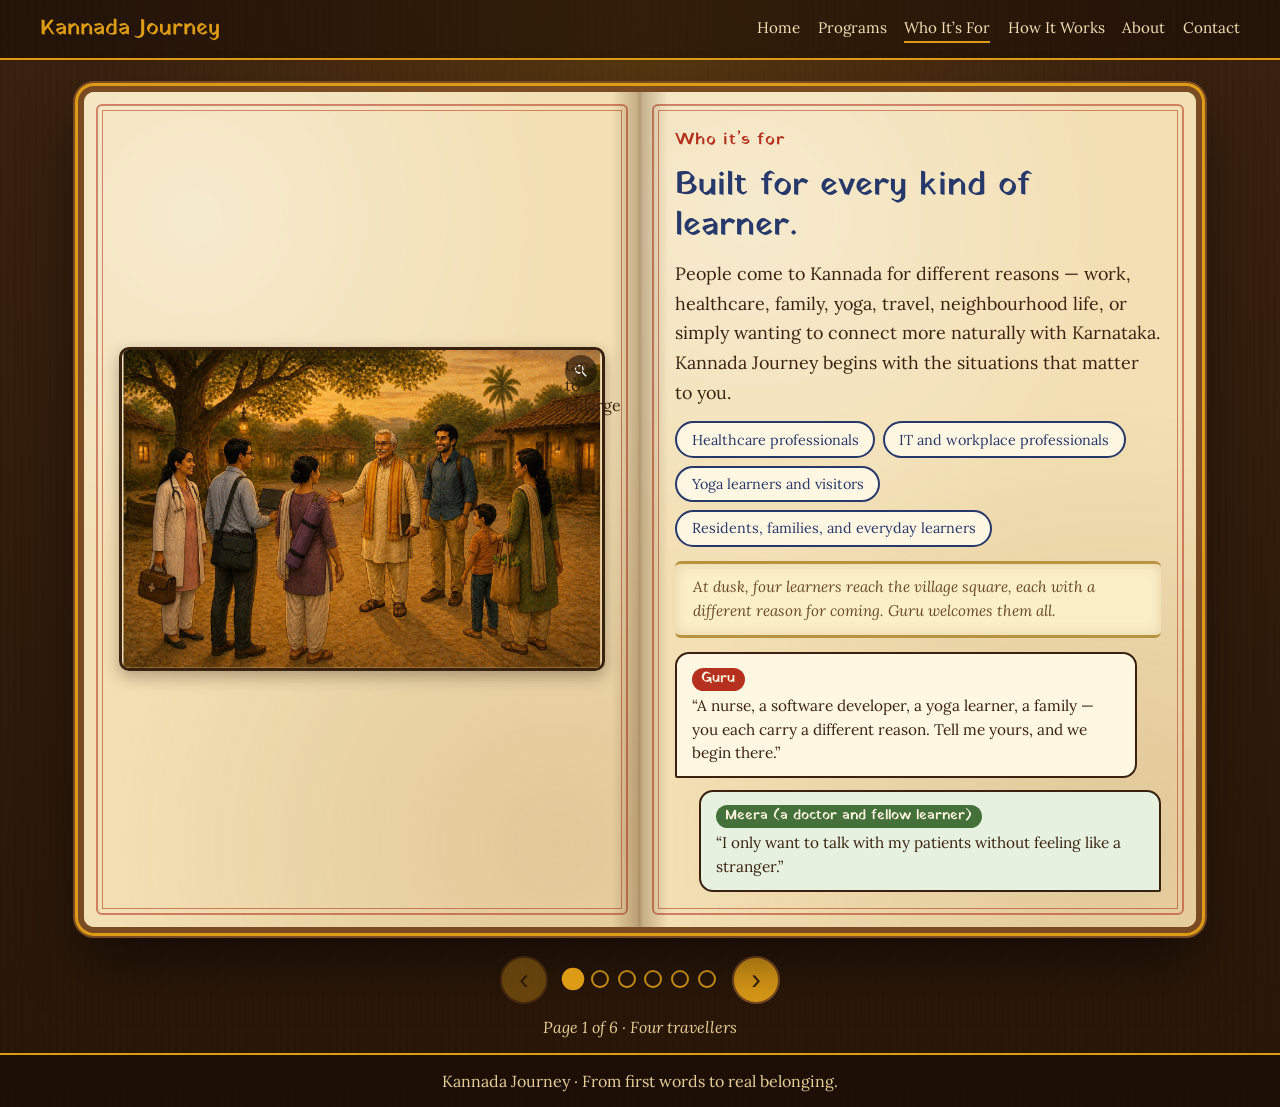
<file: who-its-for.html>
<!DOCTYPE html>
<html lang="en">
<head>
  <meta charset="utf-8">
  <meta name="viewport" content="width=device-width, initial-scale=1">
  <title>Who It’s For | Kannada Journey</title>
  <meta name="description" content="Kannada Journey for healthcare, IT and workplace professionals, yoga learners, residents, families, and everyday learners.">

  <!-- Fonts for the storybook look (Kannada + vintage display). Remove if your styles.css already loads fonts. -->
  <link rel="preconnect" href="https://fonts.googleapis.com">
  <link rel="preconnect" href="https://fonts.gstatic.com" crossorigin>
  <link href="https://fonts.googleapis.com/css2?family=Lora:ital,wght@0,400;0,600;1,400&family=Noto+Serif+Kannada:wght@400;600;800&family=Yatra+One&display=swap" rel="stylesheet">

  <link rel="stylesheet" href="assets/styles.css">
  <!-- Storybook look for this page: keep storybook.css in the same folder as this file. -->
</head>
<body class="sb-body">

  <!-- Top bar. If you prefer your existing site header, replace this block with it. -->
  <header class="sb-topbar">
    <a class="sb-brand" href="index.html">Kannada Journey</a>
    <nav class="sb-topnav" aria-label="Main">
      <a href="index.html">Home</a>
      <a href="programs.html">Programs</a>
      <a href="who-its-for.html" aria-current="page">Who It’s For</a>
      <a href="how-it-works.html">How It Works</a>
      <a href="about.html">About</a>
      <a href="contact.html">Contact</a>
    </nav>
  </header>

  <main class="sb-stage">
    <div class="sb-book" id="sbBook" tabindex="-1">

      <!-- ============ FOUR TRAVELLERS ============ -->
      <section class="sb-spread" data-title="Four travellers">
        <div class="sb-page sb-page--art">
          <div class="sb-art" data-slot="who0" data-alt="Four travellers arrive in the village square: a nurse, an IT professional, a yoga visitor and a family, with Anand welcoming them under a big tree">
            <p class="sb-art__fallback">The picture goes here. If you only see this message, upload <strong>storybook.js</strong> next to this page.</p>
          </div>
        </div>
        <div class="sb-page sb-page--text sb-page--cover">
          <p class="sb-kicker">Who it’s for</p>
          <h1 class="sb-title">Built for every kind of learner.</h1>
          <p class="sb-lead">People come to Kannada for different reasons — work, healthcare, family, yoga, travel, neighbourhood life, or simply wanting to connect more naturally with Karnataka. Kannada Journey begins with the situations that matter to you.</p>
          <div class="sb-tabs" role="group" aria-label="Choose a traveller">
            <button class="sb-tab" type="button" data-sb-goto="1">Healthcare professionals</button>
            <button class="sb-tab" type="button" data-sb-goto="2">IT and workplace professionals</button>
            <button class="sb-tab" type="button" data-sb-goto="3">Yoga learners and visitors</button>
            <button class="sb-tab" type="button" data-sb-goto="4">Residents, families, and everyday learners</button>
          </div>
          <div class="sb-scroll">
            <!-- <p class="sb-scroll__label">Narrator Scroll</p> -->
            <p>At dusk, four learners reach the village square, each with a different reason for coming. Guru welcomes them all.</p>
          </div>
          <div class="sb-dialogue">
            <div class="sb-line sb-line--anand"><span class="sb-who">Guru</span><p>“A nurse, a software developer, a yoga learner, a family — you each carry a different reason. Tell me yours, and we begin there.”</p></div>
            <div class="sb-line sb-line--guest"><span class="sb-who">Meera (a doctor and fellow learner)</span><p>“I only want to talk with my patients without feeling like a stranger.”</p></div>
          </div>
        </div>
      </section>

      <!-- ============ HEALTHCARE ============ -->
      <section class="sb-spread" data-title="Healthcare" id="healthcare">
        <div class="sb-page sb-page--art">
          <div class="sb-art" data-slot="whoHealth" data-alt="In a hospital ward Meera the nurse greets an elderly patient in Kannada while Anand watches kindly from the side">
            <p class="sb-art__fallback">The picture goes here. If you only see this message, upload <strong>storybook.js</strong> next to this page.</p>
          </div>
        </div>
        <div class="sb-page sb-page--text">
          <p class="sb-chapter">Learner 1 · Meera</p>
          <h2 class="sb-heading">Kannada for healthcare professionals</h2>
          <p class="sb-lead">When patients and families are anxious, tired, unwell, or unfamiliar with English, even a few clear Kannada words can make care feel more respectful, reassuring, and human.</p>
          <div class="sb-twocol">
            <div class="sb-list"><h3 class="sb-list__title">What may matter to you</h3><ul><li>Introducing yourself and building early trust</li><li>Understanding simple responses from patients and families</li><li>Asking about comfort, pain, food, movement, and daily needs</li><li>Giving simple, respectful instructions and reassurance</li></ul></div>
            <div class="sb-list"><h3 class="sb-list__title">What can open up</h3><ul><li>Warmer communication in everyday patient interactions</li><li>More confidence in clinics, wards, home visits, and community settings</li><li>Better connection with colleagues and local support staff</li><li>Less distance between professional care and human presence</li></ul></div>
          </div>
          <div class="sb-dialogue">
            <div class="sb-line sb-line--guest"><span class="sb-who">Meera</span><p>“Each morning I walk the ward, and the silence between us and the patients feels so heavy.”</p></div>
            <div class="sb-line sb-line--anand"><span class="sb-who">Guru</span><p>“A greeting, a question about comfort, a gentle instruction — small words can close a very large distance.”</p></div>
          </div>
        </div>
      </section>

      <!-- ============ IT & WORKPLACE ============ -->
      <section class="sb-spread" data-title="IT & workplace" id="workplace">
        <div class="sb-page sb-page--art">
          <div class="sb-art" data-slot="whoIT" data-alt="In an office Arjun, wearing a staff badge, talks with a colleague about when the meeting is, with a clock showing three">
            <p class="sb-art__fallback">The picture goes here. If you only see this message, upload <strong>storybook.js</strong> next to this page.</p>
          </div>
        </div>
        <div class="sb-page sb-page--text">
          <!-- DRAFT: the text for this traveller was not readable when the pages were fetched. Replace it with your own wording from the live tab if you prefer. -->
          <p class="sb-chapter">Learner 2 · Arjun</p>
          <h2 class="sb-heading">Kannada for IT and workplace professionals</h2>
          <p class="sb-lead">In a team that shares many languages, a little Kannada can turn colleagues into friends and a workplace into a community.</p>
          <div class="sb-twocol">
            <div class="sb-list"><h3 class="sb-list__title">What may matter to you</h3><ul><li>Greeting colleagues and making small talk at the desk</li><li>Understanding everyday workplace phrases</li><li>Chatting with drivers, cooks, and local support staff</li><li>Handling daily commutes, errands, and neighbourhood life</li></ul></div>
            <div class="sb-list"><h3 class="sb-list__title">What can open up</h3><ul><li>Warmer relationships with local colleagues</li><li>More confidence outside the office</li><li>A stronger sense of belonging in the city</li><li>Less reliance on English alone</li></ul></div>
          </div>
          <div class="sb-dialogue">
            <div class="sb-line sb-line--guest"><span class="sb-who">Arjun</span><p>“My team chats in Kannada over tea, and I just smile and nod.”</p></div>
            <div class="sb-line sb-line--anand"><span class="sb-who">Guru</span><p>“Start with the small things: greetings, times, a question about the plan. Soon you won’t just smile and nod.”</p></div>
          </div>
        </div>
      </section>

      <!-- ============ YOGA ============ -->
      <section class="sb-spread" data-title="Yoga" id="yoga">
        <div class="sb-page sb-page--art">
          <div class="sb-art" data-slot="whoYoga" data-alt="In a sunrise yoga hall Sofia sits on a mat while her teacher invites her to breathe out in Kannada">
            <p class="sb-art__fallback">The picture goes here. If you only see this message, upload <strong>storybook.js</strong> next to this page.</p>
          </div>
        </div>
        <div class="sb-page sb-page--text">
          <!-- DRAFT: the text for this traveller was not readable when the pages were fetched. Replace it with your own wording from the live tab if you prefer. -->
          <p class="sb-chapter">Learner 3 · Sofia</p>
          <h2 class="sb-heading">Kannada for yoga learners and visitors</h2>
          <p class="sb-lead">Yoga spaces are places of listening. Even a few Kannada words can help you follow, connect, and feel welcome.</p>
          <div class="sb-twocol">
            <div class="sb-list"><h3 class="sb-list__title">What may matter to you</h3><ul><li>Greeting teachers and fellow practitioners</li><li>Understanding simple instructions and guidance</li><li>Asking questions politely</li><li>Sharing a few words about your practice</li></ul></div>
            <div class="sb-list"><h3 class="sb-list__title">What can open up</h3><ul><li>Deeper connection with teachers and the local community</li><li>Greater ease during classes and retreats</li><li>Respectful, warm conversations</li><li>A richer experience of the place where you practise</li></ul></div>
          </div>
          <div class="sb-dialogue">
            <div class="sb-line sb-line--guest"><span class="sb-who">Sofia</span><p>“In class, I follow the poses, but I miss the words around them.”</p></div>
            <div class="sb-line sb-line--anand"><span class="sb-who">Guru</span><p>“A few Kannada words — breathe in, breathe out, yes — can bring you closer to your teacher and the place.”</p></div>
          </div>
        </div>
      </section>

      <!-- ============ RESIDENTS & FAMILIES ============ -->
      <section class="sb-spread" data-title="Residents & families" id="families">
        <div class="sb-page sb-page--art">
          <div class="sb-art" data-slot="whoFamily" data-alt="In a village lane a neighbour admires a family's small child while Anand smiles nearby">
            <p class="sb-art__fallback">The picture goes here. If you only see this message, upload <strong>storybook.js</strong> next to this page.</p>
          </div>
        </div>
        <div class="sb-page sb-page--text">
          <!-- DRAFT: the text for this traveller was not readable when the pages were fetched. Replace it with your own wording from the live tab if you prefer. -->
          <p class="sb-chapter">Learner 4 · Neha and family</p>
          <h2 class="sb-heading">Kannada for residents, families, and everyday learners</h2>
          <p class="sb-lead">Home is where language lives. Kannada helps you greet neighbours, support your children, and take part in the life of the place you live.</p>
          <div class="sb-twocol">
            <div class="sb-list"><h3 class="sb-list__title">What may matter to you</h3><ul><li>Greeting neighbours and building friendly routines</li><li>Talking with shopkeepers, auto drivers, and helpers</li><li>Supporting children who hear Kannada at school</li><li>Joining festivals and community moments</li></ul></div>
            <div class="sb-list"><h3 class="sb-list__title">What can open up</h3><ul><li>Warmer ties with neighbours</li><li>Confidence in daily errands and conversations</li><li>A shared language at home and in school life</li><li>Feeling more rooted in the community</li></ul></div>
          </div>
          <div class="sb-dialogue">
            <div class="sb-line sb-line--guest"><span class="sb-who">Neha</span><p>“My daughter hears Kannada at school, and I can’t answer her questions.”</p></div>
            <div class="sb-line sb-line--anand"><span class="sb-who">Guru</span><p>“Then begin with the lane outside your door. Neighbours make the best teachers.”</p></div>
          </div>
        </div>
      </section>

      <!-- ============ JOIN ============ -->
      <section class="sb-spread" data-title="Join" id="join">
        <div class="sb-page sb-page--art">
          <div class="sb-art" data-slot="finale" data-alt="The village gate with a welcoming lamp, and Anand and Rahul waving">
            <p class="sb-art__fallback">The picture goes here. If you only see this message, upload <strong>storybook.js</strong> next to this page.</p>
          </div>
        </div>
        <div class="sb-page sb-page--text sb-page--cover">
          <h2 class="sb-heading">Your reason is welcome here.</h2>
          <p class="sb-lead">Kannada Journey begins with the situations that matter to you.</p>
          <div class="sb-actions">
            <a class="sb-btn" href="programs.html">Explore programs</a>
            <a class="sb-btn sb-btn--ghost" href="contact.html">Ask about joining</a>
          </div>
          <button class="sb-link" type="button" data-sb-first>Read the story again</button>
        </div>
      </section>

    </div>

    <!-- Controls -->
    <nav class="sb-controls" aria-label="Storybook pages">
      <button class="sb-turn" type="button" data-sb-prev aria-label="Previous page">‹</button>
      <ol class="sb-dots" id="sbDots"></ol>
      <button class="sb-turn" type="button" data-sb-next aria-label="Next page">›</button>
    </nav>
    <p class="sb-counter" id="sbCounter" aria-live="polite"></p>
  </main>

  <footer class="sb-footer">Kannada Journey · From first words to real belonging.</footer>

  <script src="assets/storybook.js"></script>
</body>
</html>
</file>
<file: assets/styles.css>
/* =====================================================================
   KANNADA JOURNEY: STORYBOOK STYLES (ONE FILE FOR ALL SEVEN PAGES)
   Paste this ONCE at the very END of your existing styles.css.
   If you pasted any earlier storybook CSS, delete that first, so the
   storybook styles appear only once.
   Every class starts with .sb- so nothing clashes with your own CSS.
   ===================================================================== */

/* =====================================================================
   KANNADA JOURNEY: STORYBOOK PROGRAMS PAGE
   Paste this at the END of your existing styles.css.
   Every class starts with .sb- so nothing clashes with your other pages.
   Change the colours in :root to restyle the whole book.
   ===================================================================== */

:root {
  --sb-desk:      #3a2210;
  --sb-desk-2:    #281607;
  --sb-paper:     #f2dfb3;
  --sb-paper-2:   #e8cf98;
  --sb-ink:       #3a2210;
  --sb-ink-soft:  #6b4a2b;
  --sb-red:       #b5301d;
  --sb-gold:      #dd9b16;
  --sb-green:     #44703a;
  --sb-indigo:    #27386b;
  --sb-display:   "Yatra One", "Noto Serif Kannada", Georgia, serif;
  --sb-body-font: "Lora", "Noto Serif Kannada", Georgia, serif;
}

.nav-disabled {
  color: #dd9b16;
  cursor: not-allowed;
  text-decoration: none;
  pointer-events: none;
  user-select: none;
}

.sb-body {
  margin: 0;
  min-height: 100vh;
  display: flex;
  flex-direction: column;
  color: var(--sb-ink);
  font-family: var(--sb-body-font);
  background:
    radial-gradient(ellipse at 50% 0%, rgba(221,155,22,.18), transparent 60%),
    repeating-linear-gradient(90deg, rgba(0,0,0,.06) 0 2px, transparent 2px 7px),
    linear-gradient(var(--sb-desk), var(--sb-desk-2));
}
.sb-body *, .sb-body *::before, .sb-body *::after { box-sizing: border-box; }

/* ---------- Top bar ---------- */
.sb-topbar {
  display: flex;
  flex-wrap: wrap;
  align-items: center;
  justify-content: space-between;
  gap: .5rem 1.5rem;
  padding: .8rem clamp(1rem, 4vw, 2.5rem);
  background: rgba(20, 10, 3, .55);
  border-bottom: 2px solid var(--sb-gold);
}
.sb-brand {
  font-family: var(--sb-display);
  font-size: 1.35rem;
  color: var(--sb-gold);
  text-decoration: none;
}
.sb-topnav { display: flex; flex-wrap: wrap; gap: .25rem 1.1rem; }
.sb-topnav a {
  color: #f2dfb3;
  text-decoration: none;
  font-size: .95rem;
  padding: .25rem 0;
  border-bottom: 2px solid transparent;
}
.sb-topnav a:hover,
.sb-topnav a[aria-current="page"] { border-bottom-color: var(--sb-gold); }
.sb-topbar a:focus-visible { outline: 3px solid var(--sb-gold); outline-offset: 3px; }

/* ---------- Stage ---------- */
.sb-stage {
  flex: 1;
  width: 100%;
  max-width: 1160px;
  margin: 0 auto;
  padding: clamp(1rem, 3vw, 2rem) clamp(.5rem, 3vw, 1.5rem) 1rem;
}

/* ---------- Book ---------- */
.sb-book {
  position: relative;
  border-radius: 10px;
  background: var(--sb-paper);
  box-shadow:
    0 0 0 6px #7a4a22,
    0 0 0 9px var(--sb-gold),
    0 0 0 11px #7a4a22,
    0 30px 60px rgba(0,0,0,.55);
  outline: none;
}

.sb-spread {
  display: none;
  grid-template-columns: 1fr 1fr;
  align-items: stretch;
  min-height: 560px;
  perspective: 1800px;
  position: relative;
}
.sb-spread.is-active { display: grid; }

.sb-spread::after {
  content: "";
  position: absolute;
  top: 0; bottom: 0; left: 50%;
  width: 56px;
  transform: translateX(-50%);
  pointer-events: none;
  background: linear-gradient(90deg,
    transparent, rgba(80,45,10,.28) 45%, rgba(80,45,10,.4) 50%, rgba(80,45,10,.28) 55%, transparent);
}

.sb-page {
  position: relative;
  padding: clamp(1.2rem, 3vw, 2.2rem);
  background:
    radial-gradient(circle at 20% 15%, rgba(255,255,255,.35), transparent 45%),
    radial-gradient(circle at 85% 90%, rgba(150,95,30,.18), transparent 50%),
    var(--sb-paper);
}
.sb-page--art {
  border-radius: 10px 0 0 10px;
  display: flex;
  align-items: center;
  justify-content: center;
}
.sb-page--text {
  border-radius: 0 10px 10px 0;
  display: flex;
  flex-direction: column;
  justify-content: center;
  gap: .9rem;
  transform-origin: left center;
  backface-visibility: hidden;
}

/* inner ruled border */
.sb-page::before {
  content: "";
  position: absolute;
  inset: 12px;
  border: 2px solid var(--sb-red);
  outline: 1px solid var(--sb-red);
  outline-offset: -7px;
  border-radius: 6px;
  pointer-events: none;
  opacity: .55;
}

/* ---------- Art ---------- */
.sb-art {
  position: relative;
  width: 100%;
  max-width: 520px;
  margin: 0 auto;
}
.sb-art svg {
  display: block;
  width: 100%;
  height: auto;
  aspect-ratio: 480 / 440;
  border-radius: 10px;
  border: 3px solid var(--sb-ink);
  box-shadow: 0 6px 16px rgba(58,34,16,.35);
}
.sb-art img {
  display: block;
  width: 100%;
  height: auto;
  max-height: 560px;
  object-fit: contain;
  border-radius: 10px;
  border: 3px solid var(--sb-ink);
  box-shadow: 0 6px 16px rgba(58,34,16,.35);
}

/* Shown only if storybook.js has not loaded: tells you what is wrong */
.sb-art__fallback {
  margin: 0;
  padding: 2rem 1.2rem;
  text-align: center;
  font-style: italic;
  line-height: 1.5;
  color: var(--sb-ink-soft);
  border: 3px dashed var(--sb-red);
  border-radius: 10px;
  background: rgba(181,48,29,.07);
}

.sb-svg-text { font-family: var(--sb-body-font); }

/* ---------- Typography ---------- */
.sb-kicker,
.sb-chapter {
  margin: 0;
  font-family: var(--sb-display);
  font-size: 1.05rem;
  color: var(--sb-red);
  letter-spacing: .04em;
}
.sb-chapter::before { content: "❖ "; color: var(--sb-gold); }

.sb-title,
.sb-heading {
  margin: 0;
  font-family: var(--sb-display);
  font-weight: 400;
  color: var(--sb-indigo);
  line-height: 1.2;
}
.sb-title   { font-size: clamp(1.45rem, 3vw, 2.05rem); }
.sb-heading { font-size: clamp(1.4rem, 2.8vw, 2rem); }
.sb-heading__main { display: block; }
.sb-heading__sub {
  display: block;
  margin-top: .3rem;
  font-family: var(--sb-body-font);
  font-style: italic;
  font-size: .62em;
  color: var(--sb-red);
}

.sb-lead {
  margin: 0;
  font-size: clamp(1rem, 1.5vw, 1.12rem);
  line-height: 1.65;
  max-width: 36em;
}
.sb-focus {
  margin: 0;
  font-size: .92rem;
  line-height: 1.5;
  color: var(--sb-ink-soft);
}
.sb-focus strong { color: var(--sb-green); }

/* Narrator scroll */
.sb-scroll {
  position: relative;
  padding: .7rem 1.1rem;
  background: #fbefc8;
  border-top: 3px solid #b8923f;
  border-bottom: 3px solid #b8923f;
  border-radius: 6px;
  box-shadow: inset 0 0 14px rgba(150,95,30,.2);
  max-width: 36em;
}

.sb-scroll p { margin: 0; font-style: italic; font-size: .95rem; line-height: 1.6; color: var(--sb-ink-soft); }
.sb-scroll .sb-scroll__label {
  margin-bottom: .2rem;
  font-style: normal;
  font-family: var(--sb-display);
  font-size: .9rem;
  color: var(--sb-red);
  letter-spacing: .04em;
}

/* Dialogue */
.sb-dialogue { display: grid; gap: .7rem; max-width: 36em; }
.sb-line {
  position: relative;
  padding: .65rem .9rem .7rem;
  border: 2px solid var(--sb-ink);
  border-radius: 14px;
  line-height: 1.55;
  font-size: .96rem;
}
.sb-line p { margin: 0; }
.sb-who {
  display: inline-block;
  margin-bottom: .2rem;
  padding: .05rem .6rem;
  font-family: var(--sb-display);
  font-size: .85rem;
  color: #fff7e2;
  border-radius: 999px;
}
.sb-line--anand { background: #fff7e2; margin-right: 1.5rem; border-bottom-left-radius: 2px; }
.sb-line--anand .sb-who { background: var(--sb-red); }
.sb-line--rahul { background: #e3ecf8; margin-left: 1.5rem; border-bottom-right-radius: 2px; }
.sb-line--rahul .sb-who { background: var(--sb-indigo); }

.sb-story {
  margin: .3rem 0 0;
  padding: .8rem 1rem;
  font-style: italic;
  line-height: 1.6;
  color: var(--sb-ink-soft);
  background: rgba(221,155,22,.16);
  border-left: 4px solid var(--sb-gold);
  border-radius: 0 8px 8px 0;
  max-width: 36em;
}

.sb-route {
  margin: 0;
  padding: 0;
  list-style: none;
  display: grid;
  gap: .7rem;
}
.sb-route li {
  padding: .6rem .9rem;
  border: 2px dashed var(--sb-green);
  border-radius: 8px;
  line-height: 1.5;
}
.sb-route li span { display: block; font-family: var(--sb-display); color: var(--sb-green); }

/* ---------- Buttons ---------- */
.sb-actions { display: flex; flex-wrap: wrap; gap: .8rem; }
.sb-btn {
  display: inline-block;
  padding: .75rem 1.4rem;
  font-family: var(--sb-display);
  font-size: 1.05rem;
  color: #fff7e2;
  background: var(--sb-red);
  border: 2px solid #7d1c0e;
  border-radius: 999px;
  box-shadow: 0 3px 0 #7d1c0e;
  text-decoration: none;
  cursor: pointer;
  align-self: flex-start;
}
.sb-btn:hover { background: #cc3a25; }
.sb-btn:active { transform: translateY(2px); box-shadow: 0 1px 0 #7d1c0e; }
.sb-btn--ghost {
  color: var(--sb-indigo);
  background: transparent;
  border-color: var(--sb-indigo);
  box-shadow: 0 3px 0 var(--sb-indigo);
}
.sb-btn--ghost:hover { background: rgba(39,56,107,.1); }
.sb-link {
  align-self: flex-start;
  padding: 0;
  font: inherit;
  font-style: italic;
  color: var(--sb-ink-soft);
  background: none;
  border: 0;
  text-decoration: underline;
  cursor: pointer;
}

/* ---------- Controls ---------- */
.sb-controls {
  display: flex;
  align-items: center;
  justify-content: center;
  gap: 1rem;
  margin-top: 1.8rem;
}
.sb-turn {
  width: 48px;
  height: 48px;
  font-size: 1.8rem;
  line-height: 1;
  color: var(--sb-ink);
  background: var(--sb-gold);
  border: 2px solid #7a4a22;
  border-radius: 50%;
  cursor: pointer;
}
.sb-turn:hover:not(:disabled) { background: #f1b43a; }
.sb-turn:disabled { opacity: .35; cursor: default; }

.sb-dots {
  display: flex;
  flex-wrap: wrap;
  justify-content: center;
  gap: .55rem;
  margin: 0;
  padding: 0;
  list-style: none;
}
.sb-dots button {
  width: 18px;
  height: 18px;
  padding: 0;
  background: transparent;
  border: 2px solid var(--sb-gold);
  border-radius: 50%;
  cursor: pointer;
}
.sb-dots button[aria-current="true"] { background: var(--sb-gold); transform: scale(1.25); }

.sb-counter {
  margin: .8rem 0 0;
  text-align: center;
  font-style: italic;
  color: #e8cf98;
}
.sb-footer {
  padding: 1rem;
  text-align: center;
  color: #e8cf98;
  background: rgba(20,10,3,.55);
  border-top: 2px solid var(--sb-gold);
}

.sb-body button:focus-visible,
.sb-body a:focus-visible { outline: 3px solid var(--sb-indigo); outline-offset: 3px; }
.sb-controls button:focus-visible { outline-color: #fff; }

/* ---------- Page-turn animation ---------- */
@keyframes sbTurnNext {
  from { transform: rotateY(-80deg); opacity: .2; }
  to   { transform: rotateY(0);      opacity: 1; }
}
@keyframes sbTurnPrev {
  from { transform: rotateY(60deg);  opacity: .2; }
  to   { transform: rotateY(0);      opacity: 1; }
}
@keyframes sbFade { from { opacity: 0; } to { opacity: 1; } }

.sb-spread.sb-go-next .sb-page--text { animation: sbTurnNext .7s ease both; }
.sb-spread.sb-go-prev .sb-page--text { animation: sbTurnPrev .7s ease both; }
.sb-spread.sb-go-next .sb-page--art,
.sb-spread.sb-go-prev .sb-page--art  { animation: sbFade .7s ease both; }

/* ---------- Mobile: picture on top, text below ---------- */
@media (max-width: 800px) {
  .sb-spread { grid-template-columns: 1fr; min-height: 0; }
  .sb-spread::after { display: none; }
  .sb-page--art  { border-radius: 10px 10px 0 0; padding-bottom: .6rem; }
  .sb-page--text { border-radius: 0 0 10px 10px; }
  .sb-topbar { justify-content: center; text-align: center; }
  .sb-topnav { justify-content: center; }
  .sb-dots { max-width: 220px; }
  .sb-line--anand { margin-right: .5rem; }
  .sb-line--rahul { margin-left: .5rem; }
}

@media (prefers-reduced-motion: reduce) {
  .sb-spread.sb-go-next .sb-page--text,
  .sb-spread.sb-go-prev .sb-page--text,
  .sb-spread.sb-go-next .sb-page--art,
  .sb-spread.sb-go-prev .sb-page--art { animation: none; }
}


/* =====================================================================
   KANNADA JOURNEY: EXTRA STORYBOOK STYLES FOR THE OTHER PAGES
   Paste this at the very END of styles.css, AFTER the storybook-styles.css
   block you already added for the Programs page.
   (Home, Who It's For, How It Works, Everyday Kannada, About)
   ===================================================================== */

/* A third speaker: guests such as Meera, Arjun, Sofia and Neha */
.sb-line--guest { background: #e6f1df; margin-left: 1.5rem; border-bottom-right-radius: 2px; }
.sb-line--guest .sb-who { background: var(--sb-green); }

.sb-lead strong { color: var(--sb-green); font-family: var(--sb-display); font-weight: 400; }

/* ---------- Three little cards ---------- */
.sb-cards { display: grid; gap: .6rem; max-width: 36em; }
.sb-card {
  padding: .6rem .9rem .7rem;
  background: #fff7e2;
  border: 2px dashed var(--sb-green);
  border-radius: 10px;
}
.sb-card__title {
  margin: 0 0 .15rem;
  font-family: var(--sb-display);
  font-weight: 400;
  font-size: 1.05rem;
  color: var(--sb-red);
}
.sb-card p { margin: 0; font-size: .94rem; line-height: 1.5; }

/* ---------- Tab-like chips that jump to a page ---------- */
.sb-tabs { display: flex; flex-wrap: wrap; gap: .5rem; max-width: 36em; }
.sb-tab {
  padding: .45rem .9rem;
  font: inherit;
  font-size: .9rem;
  color: var(--sb-indigo);
  background: #fff7e2;
  border: 2px solid var(--sb-indigo);
  border-radius: 999px;
  cursor: pointer;
}
.sb-tab:hover { background: var(--sb-indigo); color: #fff7e2; }

/* ---------- Two lists side by side ---------- */
.sb-twocol {
  display: grid;
  grid-template-columns: 1fr 1fr;
  gap: .8rem;
  max-width: 38em;
}
.sb-list {
  padding: .6rem .8rem;
  background: rgba(68,112,58,.09);
  border-left: 4px solid var(--sb-green);
  border-radius: 0 8px 8px 0;
}
.sb-list__title {
  margin: 0 0 .3rem;
  font-family: var(--sb-display);
  font-weight: 400;
  font-size: .95rem;
  color: var(--sb-green);
}
.sb-list ul { margin: 0; padding-left: 1.1rem; }
.sb-list li { margin-bottom: .25rem; font-size: .88rem; line-height: 1.45; }

/* ---------- Kannada phrase chips (Everyday Kannada) ---------- */
.sb-phrases {
  display: grid;
  grid-template-columns: 1fr 1fr;
  gap: .5rem;
  margin: 0;
  padding: 0;
  list-style: none;
  max-width: 36em;
}
.sb-phrase {
  padding: .5rem .7rem;
  background: #fff7e2;
  border: 2px solid var(--sb-gold);
  border-radius: 10px;
  line-height: 1.3;
}
.sb-phrase__kn { display: block; font-size: 1.1rem; font-weight: 600; color: var(--sb-indigo); }
.sb-phrase__en { display: block; font-size: .82rem; font-style: italic; color: var(--sb-ink-soft); }

@media (max-width: 800px) {
  .sb-twocol { grid-template-columns: 1fr; }
  .sb-line--guest { margin-left: .5rem; }
}
@media (max-width: 420px) {
  .sb-phrases { grid-template-columns: 1fr; }
}

/* =====================================================================
   CONTACT PAGE: the enquiry form
   ===================================================================== */
.sb-form { display: grid; gap: .7rem; max-width: 38em; }
.sb-form__row { display: grid; grid-template-columns: 1fr 1fr; gap: .7rem; }
.sb-field { display: grid; gap: .2rem; }
.sb-field label {
  font-family: var(--sb-display);
  font-size: .88rem;
  color: var(--sb-green);
}
.sb-field input,
.sb-field select,
.sb-field textarea {
  width: 100%;
  padding: .5rem .65rem;
  font: inherit;
  font-size: .95rem;
  color: var(--sb-ink);
  background: #fffaf0;
  border: 2px solid var(--sb-ink-soft);
  border-radius: 8px;
}
.sb-field textarea { min-height: 4.2rem; resize: vertical; }
.sb-field input:focus,
.sb-field select:focus,
.sb-field textarea:focus { outline: 3px solid var(--sb-gold); outline-offset: 1px; border-color: var(--sb-red); }

/* Spam trap: hidden from people, visible to simple bots */
.sb-hp { position: absolute; left: -9999px; width: 1px; height: 1px; overflow: hidden; }

.sb-consent { margin: 0; font-size: .82rem; line-height: 1.45; color: var(--sb-ink-soft); }
.sb-status { margin: 0; padding: .6rem .9rem; border-radius: 8px; line-height: 1.5; }
.sb-status:empty { display: none; }
.sb-status--info  { background: rgba(221,155,22,.18); border-left: 4px solid var(--sb-gold); }
.sb-status--ok    { background: rgba(68,112,58,.16);  border-left: 4px solid var(--sb-green); }
.sb-status--error { background: rgba(181,48,29,.14);  border-left: 4px solid var(--sb-red); }
.sb-btn:disabled { opacity: .6; cursor: default; }

@media (max-width: 560px) {
  .sb-form__row { grid-template-columns: 1fr; }
}

/* =====================================================================
   PROGRAMS PAGE: Anand's slate, taglines and "what you will learn" lists
   ===================================================================== */
.sb-tagline {
  margin: 0;
  font-style: italic;
  font-size: 1.02rem;
  color: var(--sb-red);
}
.sb-subhead {
  margin: .3rem 0 0;
  font-family: var(--sb-display);
  font-weight: 400;
  font-size: 1.05rem;
  color: var(--sb-green);
}
.sb-bullets {
  margin: 0;
  padding: 0;
  list-style: none;
  display: grid;
  gap: .4rem;
  max-width: 36em;
}
.sb-bullets li {
  position: relative;
  padding-left: 1.5rem;
  font-size: .95rem;
  line-height: 1.5;
}
.sb-bullets li::before {
  content: "✦";
  position: absolute;
  left: 0;
  top: 0;
  color: var(--sb-gold);
}
.sb-btn--small { padding: .5rem 1.1rem; font-size: .95rem; }

/* The chalk slate Anand uses to show examples */
.sb-slate {
  width: 100%;
  max-width: 520px;
  margin: 0 auto;
  padding: 1.1rem 1.3rem 1.3rem;
  color: #f6efd9;
  background:
    radial-gradient(circle at 25% 20%, rgba(255,255,255,.06), transparent 50%),
    #2b312c;
  border: 10px solid #7a4a22;
  border-radius: 10px;
  box-shadow: inset 0 0 30px rgba(0,0,0,.55), 0 6px 16px rgba(58,34,16,.35);
}
.sb-slate__title {
  margin: 0;
  font-family: var(--sb-display);
  font-size: 1.3rem;
  color: #f4d27a;
}
.sb-slate__sub {
  margin: .1rem 0 .7rem;
  font-style: italic;
  font-size: .9rem;
  color: #cfc9b0;
}
.sb-slate__list { margin: 0; padding: 0; list-style: none; display: grid; gap: .1rem; }
.sb-slate__list li { padding: .4rem 0; border-bottom: 1px dashed rgba(246,239,217,.28); }
.sb-slate__list li:last-child { border-bottom: 0; }
.sb-slate__kn { display: block; font-size: 1.15rem; font-weight: 600; line-height: 1.4; }
.sb-slate__en { display: block; font-size: .86rem; font-style: italic; color: #e8d79a; }

.sb-slate__note {
  margin: .8rem 0 0;
  font-size: .8rem;
  font-style: italic;
  color: #cfc9b0;
}

/* ---------- The path ribbon: Speak → Patterns → … → Belong ---------- */
.sb-path {
  display: flex;
  flex-wrap: wrap;
  align-items: center;
  gap: .35rem .2rem;
  margin: 0;
  padding: 0;
  list-style: none;
  max-width: 36em;
}
.sb-path li {
  padding: .25rem .7rem;
  font-family: var(--sb-display);
  font-size: .9rem;
  color: #fff7e2;
  background: var(--sb-green);
  border-radius: 999px;
}
.sb-path li:nth-child(4n+2) { background: var(--sb-indigo); }
.sb-path li:nth-child(4n+3) { background: var(--sb-red); }
.sb-path li:not(:last-child)::after {
  content: "→";
  margin-left: .55rem;
  color: #fde28a;
}

/* ---------- Comparison tables (ordinary course vs Kannada Journey) ---------- */
.sb-compare {
  width: 100%;
  max-width: 38em;
  border-collapse: separate;
  border-spacing: 0;
  border: 2px solid var(--sb-ink-soft);
  border-radius: 10px;
  overflow: hidden;
  font-size: .9rem;
  line-height: 1.4;
}
.sb-compare th {
  padding: .5rem .7rem;
  font-family: var(--sb-display);
  font-weight: 400;
  font-size: .95rem;
  text-align: left;
  color: #fff7e2;
  background: var(--sb-indigo);
}
.sb-compare th:last-child { background: var(--sb-green); }
.sb-compare td { padding: .45rem .7rem; vertical-align: top; border-top: 1px solid rgba(58,34,16,.2); }
.sb-compare td:first-child { color: var(--sb-ink-soft); background: rgba(58,34,16,.05); }
.sb-compare td:last-child { font-weight: 600; background: rgba(68,112,58,.09); }
/* Logo in the top bar, next to the name */
.sb-brand { display: inline-flex; align-items: center; gap: .7rem; }
.sb-logo {
  display: block;
  height: 52px;
  width: auto;
  background: #fdfbee;               /* the logo's own cream background */
  border: 2px solid var(--sb-gold);
  border-radius: 12px;
  box-shadow: 0 2px 6px rgba(0,0,0,.35);
}

/* Larger logo at the top of the Home welcome page */
.sb-logo--hero { height: 104px; margin-bottom: .1rem; align-self: flex-start; }

@media (max-width: 800px) {
  .sb-logo { height: 42px; }
  .sb-logo--hero { height: 84px; }
}

.sb-spread--wide { grid-template-columns: 1fr; }
.sb-spread--wide::after { display: none; }                 /* no spine shadow */
.sb-spread--wide .sb-page--art { border-radius: 10px 10px 0 0; padding-bottom: .6rem; }
.sb-spread--wide .sb-page--text { border-radius: 0 0 10px 10px; }
.sb-spread--wide .sb-art { max-width: none; }               /* let the picture use the full width */

/* #lightbox {
  display: none;
  position: fixed;
  top: 0;
  left: 0;
  width: 100%;
  height: 100%;
  background: rgba(0, 0, 0, 0.85);
  z-index: 1000;
  cursor: pointer;
}

#lightbox img {
  max-width: 90%;
  max-height: 90%;
  position: absolute;
  top: 50%;
  left: 50%;
  transform: translate(-50%, -50%);
}

#lightbox.active {
  display: block;
} */

/* #lightbox {
  position: fixed;
  top: 0;
  left: 0;
  width: 100vw;
  height: 100vh;
  background: rgba(0, 0, 0, 0.95);
  display: none;
  align-items: center;
  justify-content: center;
  z-index: 9999;
  padding: 0;
  margin: 0;
}

#lightbox.active {
  display: flex;
}

#lightbox-img {
  max-width: 100vw;
  max-height: 100vh;
  width: auto;
  height: auto;
  object-fit: contain;
  margin: 0;
  padding: 0;
} */

/* @media (max-width: 768px) {
  .lightbox img {
    width: 100vw;
    height: auto;
    max-width: 100vw;
    max-height: 100vh;
    object-fit: contain;
    margin: 0;
    padding: 0;
  }
  .lightbox {
    padding: 0;
    margin: 0;
  }
} */

.sb-art {
  cursor: zoom-in;
}

.sb-art {
  position: relative;
}

.sb-art::after {
  /* content: ""; */
  content: "tap to enlarge";
  position: absolute;
  top: 8px;
  right: 8px;
  width: 32px;
  height: 32px;
  background: rgba(0,0,0,0.5) url('data:image/svg+xml;utf8,<svg xmlns="http://www.w3.org/2000/svg" viewBox="0 0 24 24" fill="white"><path d="M15.5 14h-.79l-.28-.27a6.5 6.5 0 1 0-.7.7l.27.28v.79l5 4.99L20.49 19l-4.99-5zm-6 0A4.5 4.5 0 1 1 14 9.5 4.5 4.5 0 0 1 9.5 14z"/></svg>') center/16px no-repeat;
  border-radius: 50%;
  pointer-events: none;
}

#lightbox {
  position: fixed;
  top: 0; left: 0;
  width: 100vw;
  height: 100vh;
  background: rgba(0, 0, 0, 0.95);
  display: none;
  align-items: center;
  justify-content: center;
  z-index: 9999;
  overflow: auto;
  -webkit-overflow-scrolling: touch;
}

#lightbox.active {
  display: flex;
}

#lightbox.zoomed {
  display: block;
}

#lightbox-img {
  max-width: 100vw;
  max-height: 100vh;
  width: auto;
  height: auto;
  object-fit: contain;
  cursor: zoom-in;
}

#lightbox-img.zoomed {
  max-width: none;
  max-height: none;
  cursor: zoom-out;
}

#lightbox-close {
  position: fixed;
  top: 12px;
  right: 12px;
  z-index: 10000;
  width: 44px;
  height: 44px;
  border: none;
  border-radius: 50%;
  background: rgba(255,255,255,0.9);
  color: #000;
  font-size: 22px;
  cursor: pointer;
}

#lightbox-hint {
  position: fixed;
  bottom: 16px;
  left: 50%;
  transform: translateX(-50%);
  z-index: 10000;
  background: rgba(0,0,0,0.7);
  color: #fff;
  padding: 8px 16px;
  border-radius: 20px;
  font-size: 14px;
  pointer-events: none;
}
</file>
